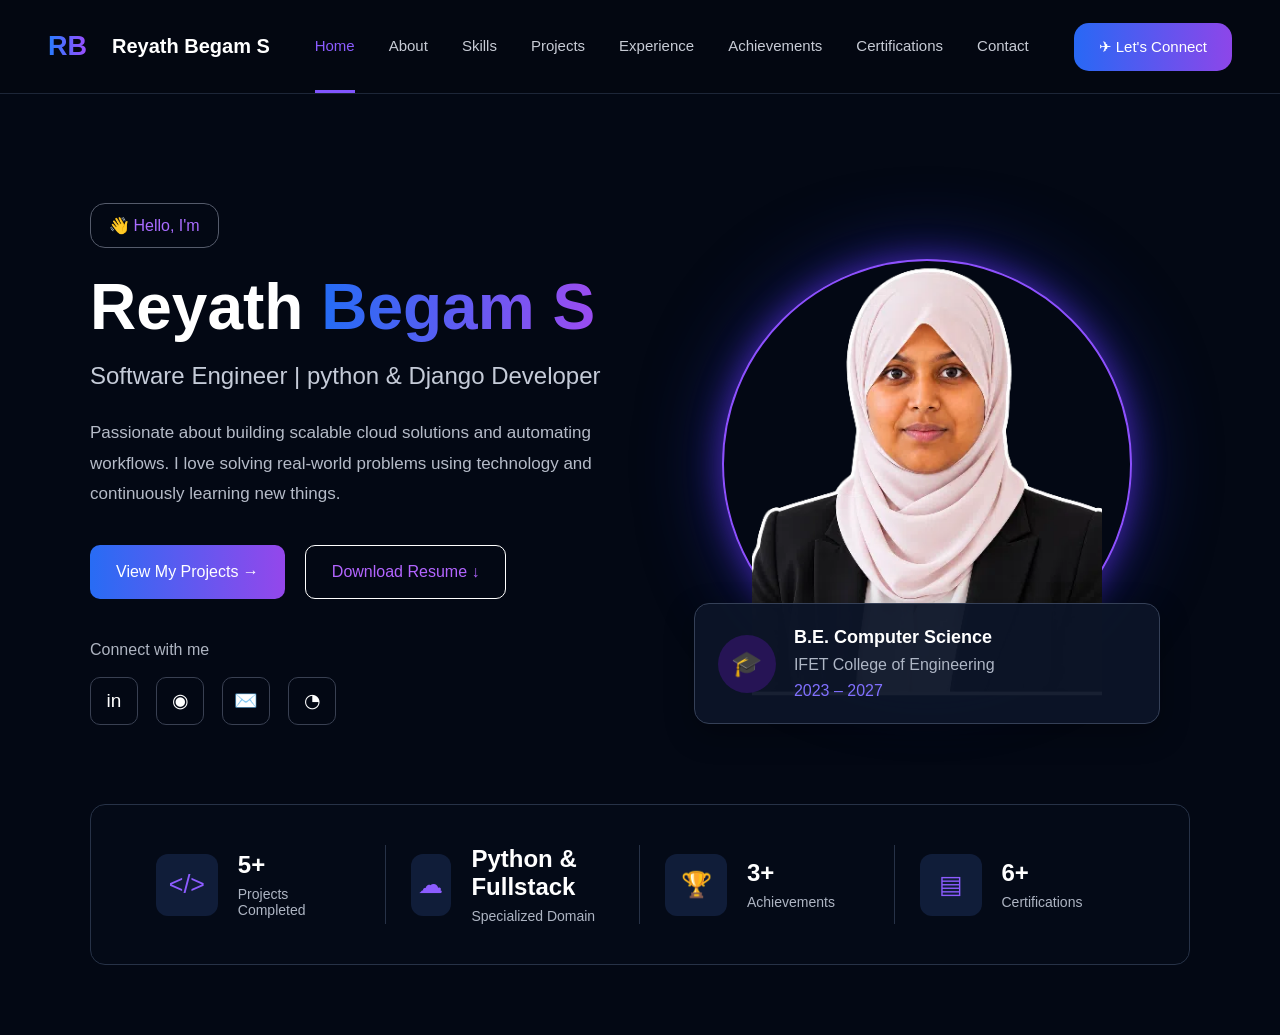
<file: index.html>
<!DOCTYPE html>
<html lang="en">
<head>
    <meta charset="UTF-8">
    <meta name="viewport" content="width=device-width, initial-scale=1.0">
    <title>Reyath Begam S | Portfolio</title>
    <link rel="stylesheet" href="index.css">
    <link rel="pdf" href="Reyath_Begam_S_Resume.pdf">
    

</head>

<body>

    <!-- NAVBAR -->
    <nav class="navbar">
        <div class="logo">
            <span>RB</span>
            <b>Reyath Begam S</b>
        </div>

        <div class="nav-links">
            <a class="active" href="http://127.0.0.1:3000/home.html?vscode-livepreview=true#">Home</a>
            <a href="about.html">About</a>
            <a href="skills.html">Skills</a>
            <a href="project.html">Projects</a>
            <a href="experience.html">Experience</a>
            <a href="archievement.html">Achievements</a>
            <a href="certificate.html">Certifications</a>
            
            <a href="contact.html">Contact</a>
        </div>

        <button class="connect">✈ Let's Connect</button>
    </nav>


    <!-- HOME SECTION -->
    <section class="home">

        <!-- LEFT CONTENT -->
        <div class="home-content">

            <div class="hello">
                👋 Hello, I'm
            </div>

            <h1>
                Reyath <span>Begam S</span>
            </h1>

            <h2>
                Software Engineer | python & Django Developer
            </h2>

            <p>
                Passionate about building scalable cloud solutions and
                automating workflows. I love solving real-world problems
                using technology and continuously learning new things.
            </p>

            <div class="buttons">
                <button class="project-btn">
                    View My Projects →
                </button>

                    <button class="resume-btn">
                    <a href="./Reyath_Begam_S_Resume.pdf" class="view-btn">
                    Download Resume ↓</a>
                </button>
            </div>

            <div class="connect-text">
                Connect with me
            </div>

            <div class="socials">
                <a href="https://www.linkedin.com/in/reyath-begam-s">in</a>
                <a href="https://github.com/ReyathBegam">◉</a>
                <a href="mailto:reyathbegams@gmail.com" title="Email">
                        <i class="fa-solid fa-envelope"></i>✉️</a>

                <a href="#">◔</a>
            </div>

        </div>


        <!-- RIGHT CONTENT -->
        <div class="profile-area">

            <div class="circle"></div>

            <img src="photo1.jpeg" 
            
            
            
            alt="Profile Photo" class="profile-img">

            <div class="education-card">
                <div class="cap">🎓</div>

                <div>
                    <h3>B.E. Computer Science</h3>
                    <p>IFET College of Engineering</p>
                    <span>2023 – 2027</span>
                </div>
            </div>

        </div>

    </section>


    <!-- STATS -->
    <section class="stats">

        <div class="stat">
            <div class="icon"> &lt;/&gt; </div>
            <div>
                <h3>5+</h3>
                <p>Projects Completed</p>
            </div>
        </div>

        <div class="stat">
            <div class="icon">☁</div>
            <div>
                <h3>Python & Fullstack</h3>
                <p>Specialized Domain</p>
            </div>
        </div>

        <div class="stat">
            <div class="icon">🏆</div>
            <div>
                <h3>3+</h3>
                <p>Achievements</p>
            </div>
        </div>

        <div class="stat">
            <div class="icon">▤</div>
            <div>
                <h3>6+</h3>
                <p>Certifications</p>
            </div>
        </div>

    </section>

</body>
</html>
</file>
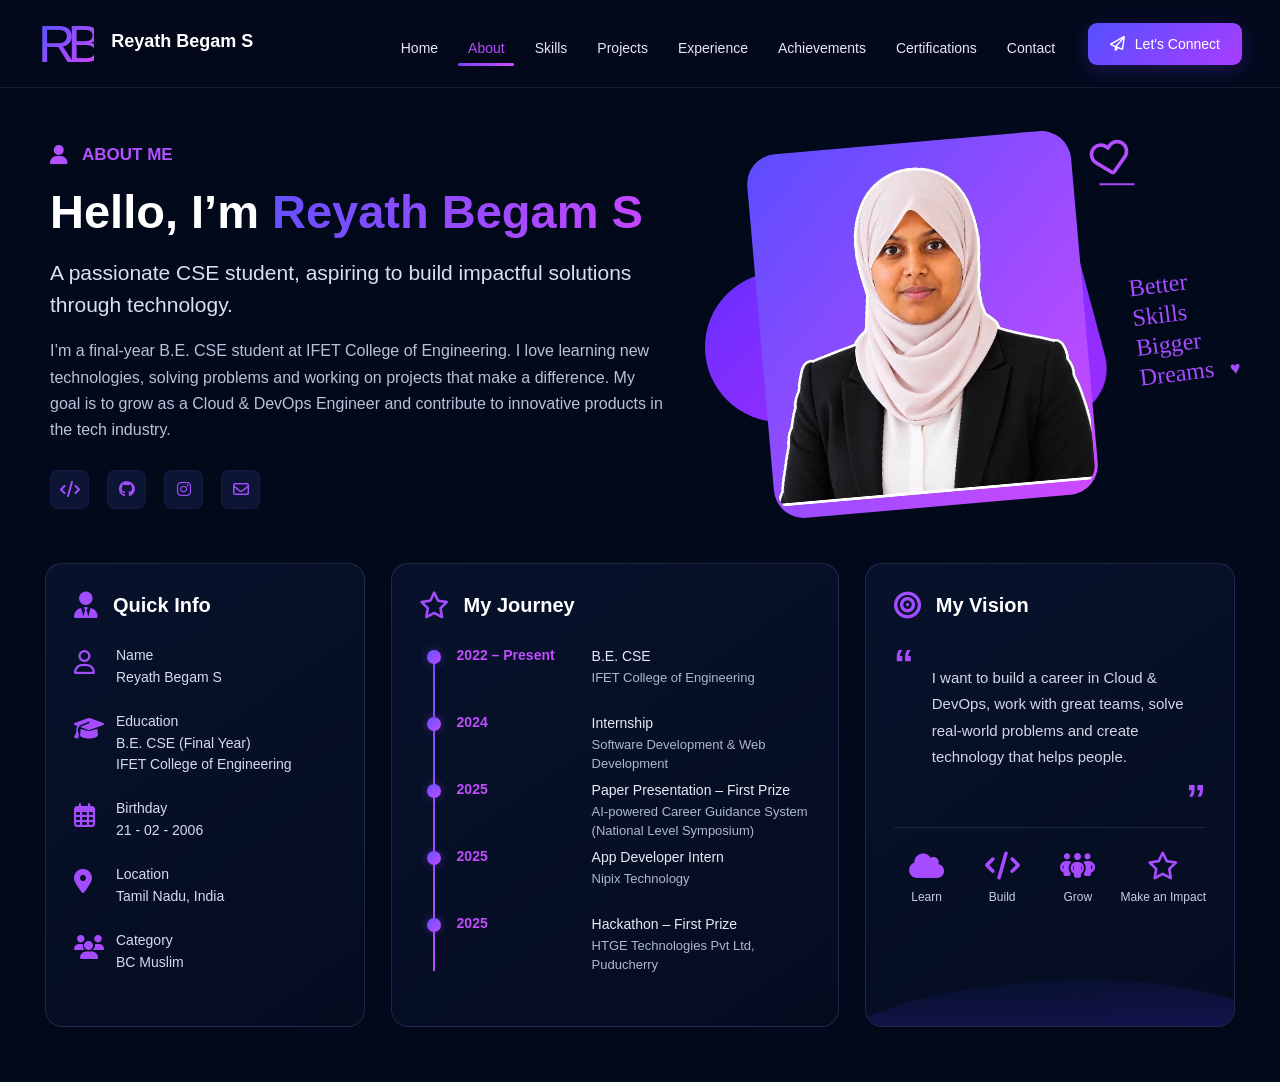
<file: about.html>
<!DOCTYPE html>
<html lang="en">
<head>
    <meta charset="UTF-8">
    <meta name="viewport" content="width=device-width, initial-scale=1.0">

    <title>About | Reyath Begam S</title>

    <!-- Font Awesome -->
    <link rel="stylesheet"
          href="https://cdnjs.cloudflare.com/ajax/libs/font-awesome/6.5.2/css/all.min.css">

    <!-- About CSS -->
    <link rel="stylesheet" href="about.css">
</head>

<body>

    <!-- ================= NAVBAR ================= -->
    <header class="navbar">

        <div class="logo-area">
            <div class="logo">RB</div>

            <div class="logo-text">
                <h2>Reyath Begam S</h2>
                
            </div>
        </div>

        <nav>
            <a href="index.html">Home</a>
            <a href="about.html" class="active">About</a>
            <a href="skills.html">Skills</a>
            <a href="project.html">Projects</a>
            <a href="experience.html">Experience</a>
            <a href="achievement.html">Achievements</a>
            <a href="certificate.html">Certifications</a>
            
            <a href="contact.html">Contact</a>
        </nav>

        <a href="contact.html" class="connect-btn">
            <i class="fa-regular fa-paper-plane"></i>
            Let's Connect
        </a>

    </header>


    <!-- ================= ABOUT HERO ================= -->
    <section class="about-section">

        <div class="about-left">

            <div class="about-label">
                <i class="fa-solid fa-user"></i>
                <span>ABOUT ME</span>
            </div>

            <h1>
                Hello, I’m
                <span>Reyath Begam S</span>
            </h1>

            <h3>
                A passionate CSE student, aspiring to build impactful
                solutions through technology.
            </h3>

            <p class="about-description">
                I’m a final-year B.E. CSE student at IFET College of Engineering.
                I love learning new technologies, solving problems and working on
                projects that make a difference. My goal is to grow as a Cloud &
                DevOps Engineer and contribute to innovative products in the tech
                industry.
            </p>


            <!-- SOCIAL ICONS -->
            <div class="social-icons">

                <a href="#" title="LeetCode">
                    <i class="fa-solid fa-code"></i>
                </a>

                <a href="#" title="GitHub">
                    <i class="fa-brands fa-github"></i>
                </a>

                <a href="#" title="Instagram">
                    <i class="fa-brands fa-instagram"></i>
                </a>

                <a href="mailto:yourmail@gmail.com" title="Email">
                    <i class="fa-regular fa-envelope"></i>
                </a>

            </div>

        </div>


        <!-- ================= PROFILE IMAGE ================= -->
        <div class="about-right">

            <div class="image-area">

                <div class="purple-circle circle-one"></div>
                <div class="purple-circle circle-two"></div>

                <div class="profile-frame">
                    <img src="photo1.jpeg" alt="Profile Photo">
                </div>

                <!-- HEART SYMBOL -->
                <div class="heart-symbol">
                    <i class="fa-regular fa-heart"></i>
                </div>

                <!-- HAND WRITTEN TEXT -->
                <div class="dream-text">
                    Better<br>
                    Skills<br>
                    Bigger<br>
                    Dreams
                    <span>♥</span>
                </div>

            </div>

        </div>

    </section>



    <!-- ================= THREE CARDS ================= -->
    <section class="cards-section">


        <!-- QUICK INFO -->
        <div class="info-card">

            <div class="card-title">
                <i class="fa-solid fa-user-tie"></i>
                <h2>Quick Info</h2>
            </div>


            <div class="info-item">
                <i class="fa-regular fa-user"></i>

                <div>
                    <span>Name</span>
                    <p>Reyath Begam S</p>
                </div>
            </div>


            <div class="info-item">
                <i class="fa-solid fa-graduation-cap"></i>

                <div>
                    <span>Education</span>
                    <p>
                        B.E. CSE (Final Year)<br>
                        IFET College of Engineering
                    </p>
                </div>
            </div>


            <div class="info-item">
                <i class="fa-regular fa-calendar-days"></i>

                <div>
                    <span>Birthday</span>
                    <p>21 - 02 - 2006</p>
                </div>
            </div>


            <div class="info-item">
                <i class="fa-solid fa-location-dot"></i>

                <div>
                    <span>Location</span>
                    <p>Tamil Nadu, India</p>
                </div>
            </div>


            <div class="info-item">
                <i class="fa-solid fa-users"></i>

                <div>
                    <span>Category</span>
                    <p>BC Muslim</p>
                </div>
            </div>

        </div>



        <!-- MY JOURNEY -->
        <div class="info-card journey-card">

            <div class="card-title">
                <i class="fa-regular fa-star"></i>
                <h2>My Journey</h2>
            </div>


            <div class="timeline">


                <div class="timeline-item">

                    <div class="timeline-dot"></div>

                    <div class="timeline-year">
                        2022 – Present
                    </div>

                    <div class="timeline-content">
                        <strong>B.E. CSE</strong>
                        <p>IFET College of Engineering</p>
                    </div>

                </div>


                <div class="timeline-item">

                    <div class="timeline-dot"></div>

                    <div class="timeline-year">
                        2024
                    </div>

                    <div class="timeline-content">
                        <strong>Internship</strong>
                        <p>Software Development &amp; Web Development</p>
                    </div>

                </div>


                <div class="timeline-item">

                    <div class="timeline-dot"></div>

                    <div class="timeline-year">
                        2025
                    </div>

                    <div class="timeline-content">
                        <strong>Paper Presentation – First Prize</strong>
                        <p>
                            AI-powered Career Guidance System<br>
                            (National Level Symposium)
                        </p>
                    </div>

                </div>


                <div class="timeline-item">

                    <div class="timeline-dot"></div>

                    <div class="timeline-year">
                        2025
                    </div>

                    <div class="timeline-content">
                        <strong>App Developer Intern</strong>
                        <p>Nipix Technology</p>
                    </div>

                </div>


                <div class="timeline-item">

                    <div class="timeline-dot"></div>

                    <div class="timeline-year">
                        2025
                    </div>

                    <div class="timeline-content">
                        <strong>Hackathon – First Prize</strong>
                        <p>
                            HTGE Technologies Pvt Ltd, Puducherry
                        </p>
                    </div>

                </div>

            </div>

        </div>



        <!-- MY VISION -->
        <div class="info-card vision-card">

            <div class="card-title">
                <i class="fa-solid fa-bullseye"></i>
                <h2>My Vision</h2>
            </div>


            <div class="quote-area">

                <div class="quote-start">“</div>

                <p>
                    I want to build a career in Cloud &amp; DevOps,
                    work with great teams, solve real-world problems
                    and create technology that helps people.
                </p>

                <div class="quote-end">”</div>

            </div>


            <div class="vision-line"></div>


            <div class="vision-points">

                <div>
                    <i class="fa-solid fa-cloud"></i>
                    <span>Learn</span>
                </div>

                <div>
                    <i class="fa-solid fa-code"></i>
                    <span>Build</span>
                </div>

                <div>
                    <i class="fa-solid fa-people-group"></i>
                    <span>Grow</span>
                </div>

                <div>
                    <i class="fa-regular fa-star"></i>
                    <span>Make an Impact</span>
                </div>

            </div>


            <div class="bottom-wave"></div>

        </div>

    </section>

</body>
</html>
</file>
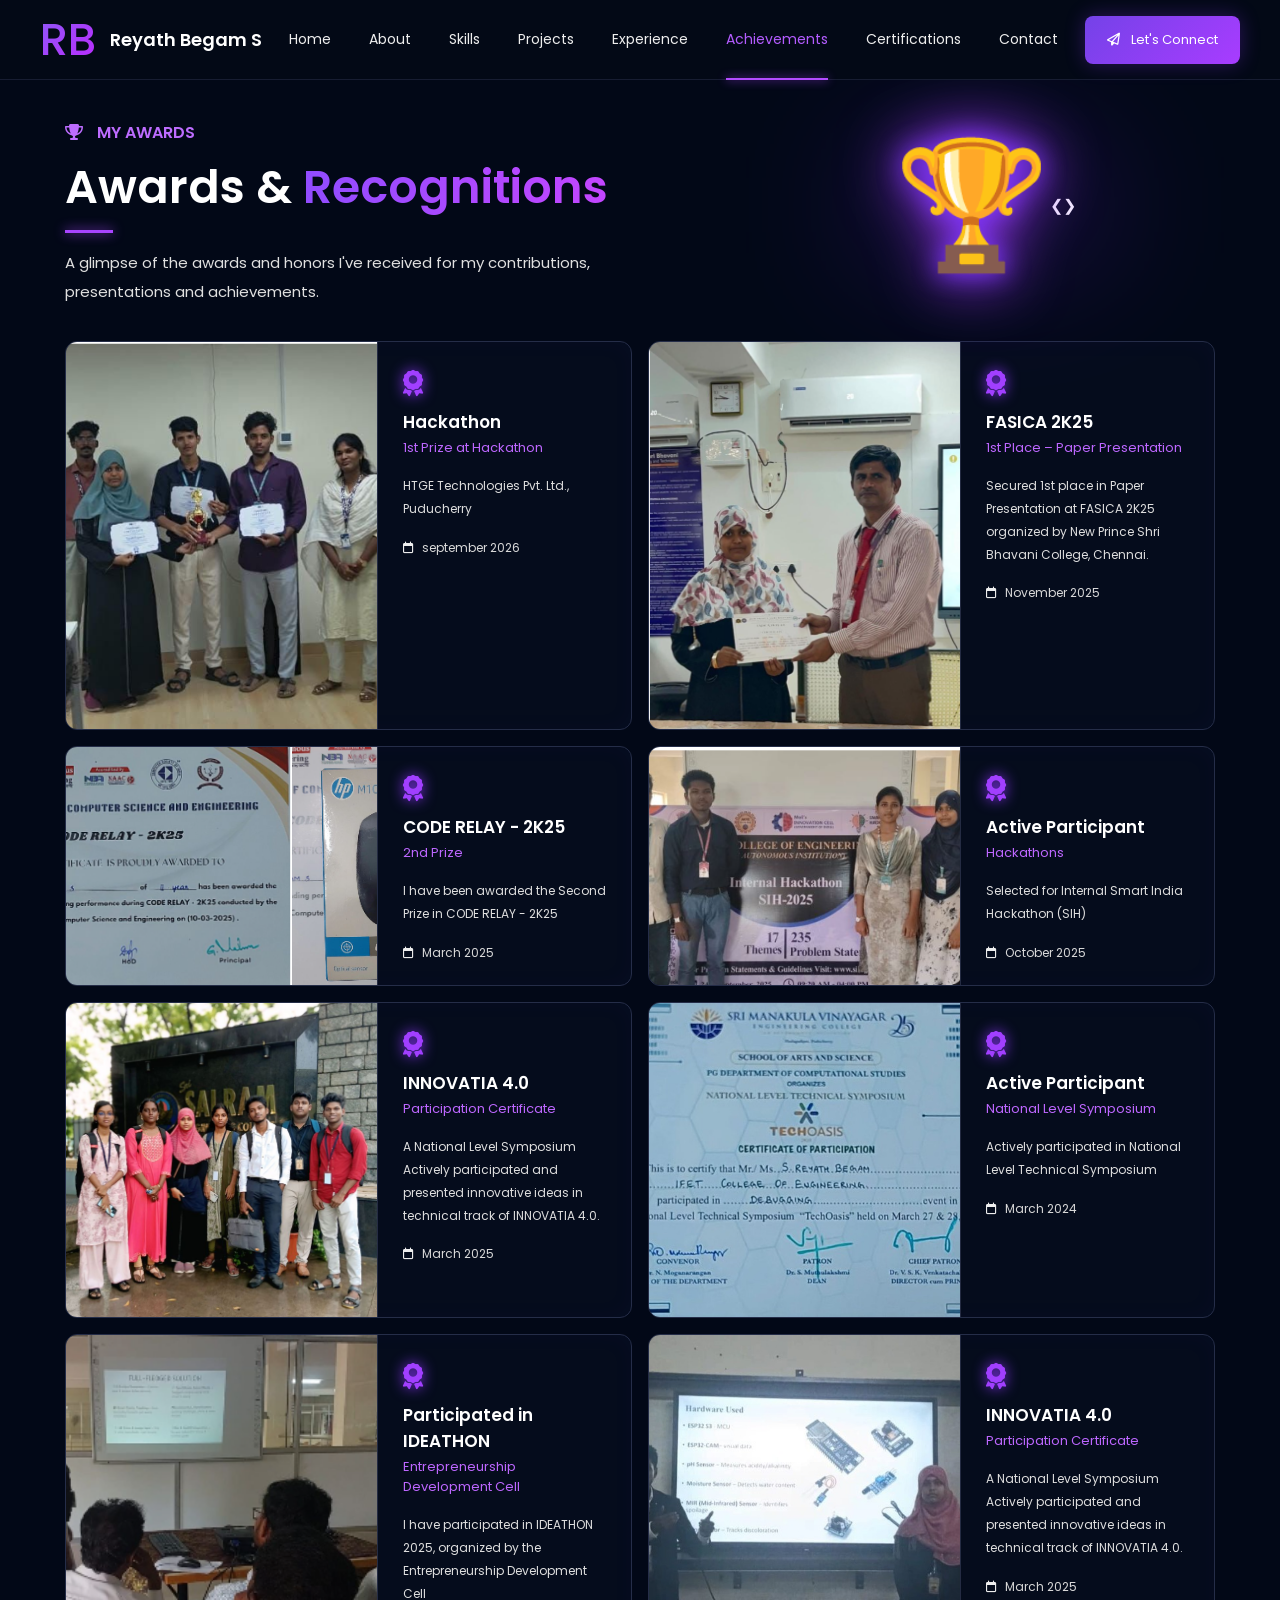
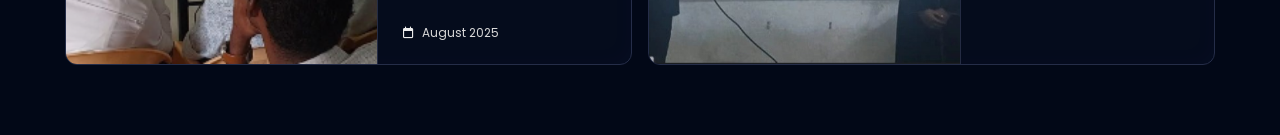
<file: achievement.html>
<!DOCTYPE html>
<html lang="en">
<head>
    <meta charset="UTF-8">
    <meta name="viewport" content="width=device-width, initial-scale=1.0">

    <title>Achievements | Reyath Begam S</title>

    <link rel="stylesheet" href="achievement.css">

    <!-- Google Font -->
    <link href="https://fonts.googleapis.com/css2?family=Poppins:wght@300;400;500;600;700&display=swap" rel="stylesheet">

    <!-- Font Awesome -->
    <link rel="stylesheet"
          href="https://cdnjs.cloudflare.com/ajax/libs/font-awesome/6.5.2/css/all.min.css">
</head>

<body>

    <!-- ================= NAVBAR ================= -->

    <header class="navbar">

        <div class="logo-section">
            <div class="logo">RB</div>

            <div class="profile-name">
                <h2>Reyath Begam S</h2>
                
            </div>
        </div>

        <nav>
            <a href="index.html">Home</a>
            <a href="about.html">About</a>
            <a href="skills.html">Skills</a>
            <a href="project.html">Projects</a>
            <a href="experience.html">Experience</a>
            
            <a href="achievement.html" class="active">Achievements</a>
            <a href="certificate.html">Certifications</a>
            
            <a href="contact.html">Contact</a>
        </nav>

        <a href="contact.html" class="connect-btn">
            <i class="fa-regular fa-paper-plane"></i>
            Let's Connect
        </a>

    </header>


    <!-- ================= ACHIEVEMENT SECTION ================= -->

    <section class="achievement-section">

        <!-- LEFT HEADING -->

        <div class="heading-area">

            <div class="small-title">
                <i class="fa-solid fa-trophy"></i>
                MY AWARDS
            </div>

            <h1>
                Awards & <span>Recognitions</span>
            </h1>

            <div class="heading-line"></div>

            <p>
                A glimpse of the awards and honors I've received for
                my contributions, presentations and achievements.
            </p>

        </div>


        <!-- TROPHY -->

        <div class="trophy-area">

            <div class="trophy-glow"></div>

            <div class="trophy">
                🏆
            </div>

            <div class="laurel left">❮</div>
            <div class="laurel right">❯</div>

        </div>


        <!-- ================= AWARDS GRID ================= -->

        <div class="awards-grid">


            <!-- AWARD 1 -->

            <div class="award-card">

                <div class="award-image">
                    <img src="private.png"
                         alt="INNOVATIA 4.0 Award">
                </div>

                <div class="award-content">

                    <div class="award-icon">
                        <i class="fa-solid fa-award"></i>
                    </div>

                    <h2> Hackathon</h2>

                    <h3>1st Prize at Hackathon</h3>

                    <p>HTGE Technologies Pvt. Ltd., Puducherry
                    </p>

                    <div class="date">
                        <i class="fa-regular fa-calendar"></i>
                        september 2026
                    </div>

                </div>

            </div>
             <!-- AWARD 2 -->

            <div class="award-card">

                <div class="award-image">
                    <img src="new.png"
                         alt="FASICA 2K25 Award">
                </div>

                <div class="award-content">

                    <div class="award-icon">
                        <i class="fa-solid fa-award"></i>
                    </div>

                    <h2>FASICA 2K25</h2>

                    <h3>1st Place – Paper Presentation</h3>

                    <p>
                        Secured 1st place in Paper Presentation at
                        FASICA 2K25 organized by New Prince Shri
                        Bhavani College, Chennai.
                    </p>

                    <div class="date">
                        <i class="fa-regular fa-calendar"></i>
                        November 2025
                    </div>

                </div>

            </div>
            <!-- AWARD 3 -->

            <div class="award-card">

                <div class="award-image">
                    <img src="rel.png"
                         alt="Academic Excellence">
                </div>

                <div class="award-content">

                    <div class="award-icon">
                        <i class="fa-solid fa-award"></i>
                    </div>

                    <h2> CODE RELAY - 2K25</h2>

                    <h3> 2nd Prize </h3>

                    <p>
                        I have been awarded the Second Prize in CODE RELAY - 2K25
                    </p>

                    <div class="date">
                        <i class="fa-regular fa-calendar"></i>
                        March 2025
                    </div>

                </div>

            </div>

        
         <!---award 4-->
            
            <div class="award-card">

                <div class="award-image">
                    <img src="sih.png"
                         alt="Active Participant">
                </div>

                <div class="award-content">

                    <div class="award-icon">
                        <i class="fa-solid fa-award"></i>
                    </div>

                    <h2>Active Participant</h2>

                    <h3>Hackathons </h3>

                    <p> Selected for Internal Smart India Hackathon (SIH) 
                        
                    </p>

                    <div class="date">
                        <i class="fa-regular fa-calendar"></i>
                        October 2025
                    </div>

                </div>

            </div>
            <!-- AWARD 5 -->
            <div class="award-card">

                <div class="award-image">
                    <img src="pra.png"
                         alt="INNOVATIA 4.0 Award">
                </div>

                <div class="award-content">

                    <div class="award-icon">
                        <i class="fa-solid fa-award"></i>
                    </div>

                    <h2>INNOVATIA 4.0</h2>

                    <h3>Participation Certificate</h3>

                    <p>A National Level Symposium<br>
                        Actively participated and presented innovative
                        ideas in technical track of INNOVATIA 4.0.
                    </p>

                    <div class="date">
                        <i class="fa-regular fa-calendar"></i>
                        March 2025
                    </div>

                </div>

            </div>








           
            <!-- AWARD 6 -->

            <div class="award-card">

                <div class="award-image">
                    <img src="tech.jpeg"
                         alt="Active Participant">
                </div>

                <div class="award-content">

                    <div class="award-icon">
                        <i class="fa-solid fa-award"></i>
                    </div>

                    <h2>Active Participant</h2>

                    <h3>National Level Symposium</h3>

                    <p>
                        Actively participated in National Level Technical Symposium</p>

                    <div class="date">
                        <i class="fa-regular fa-calendar"></i>
                        March 2024
                    </div>

                </div>

            </div>


            <!-- AWARD 7 -->

            <div class="award-card">

                <div class="award-image">
                    <img src="ent.png"
                         alt="Certificate of Merit">
                </div>

                <div class="award-content">

                    <div class="award-icon">
                        <i class="fa-solid fa-award"></i>
                    </div>

                    <h2> Participated in IDEATHON </h2>

                    <h3>Entrepreneurship Development Cell</h3>

                    <p>
                        I have participated in IDEATHON 2025, organized by the Entrepreneurship Development Cell
                    </p>

                    <div class="date">
                        <i class="fa-regular fa-calendar"></i>
                        August 2025
                    </div>

                </div>

            </div>
            <!-- AWARD 5 -->
            <div class="award-card">

                <div class="award-image">
                    <img src="sai.jpeg"
                         alt="INNOVATIA 4.0 Award">
                </div>

                <div class="award-content">

                    <div class="award-icon">
                        <i class="fa-solid fa-award"></i>
                    </div>

                    <h2>INNOVATIA 4.0</h2>

                    <h3>Participation Certificate</h3>

                    <p>A National Level Symposium<br>
                        Actively participated and presented innovative
                        ideas in technical track of INNOVATIA 4.0.
                    </p>

                    <div class="date">
                        <i class="fa-regular fa-calendar"></i>
                        March 2025
                    </div>

                </div>

            </div>

            

        

            


            

    </section>

</body>
</html>
</file>
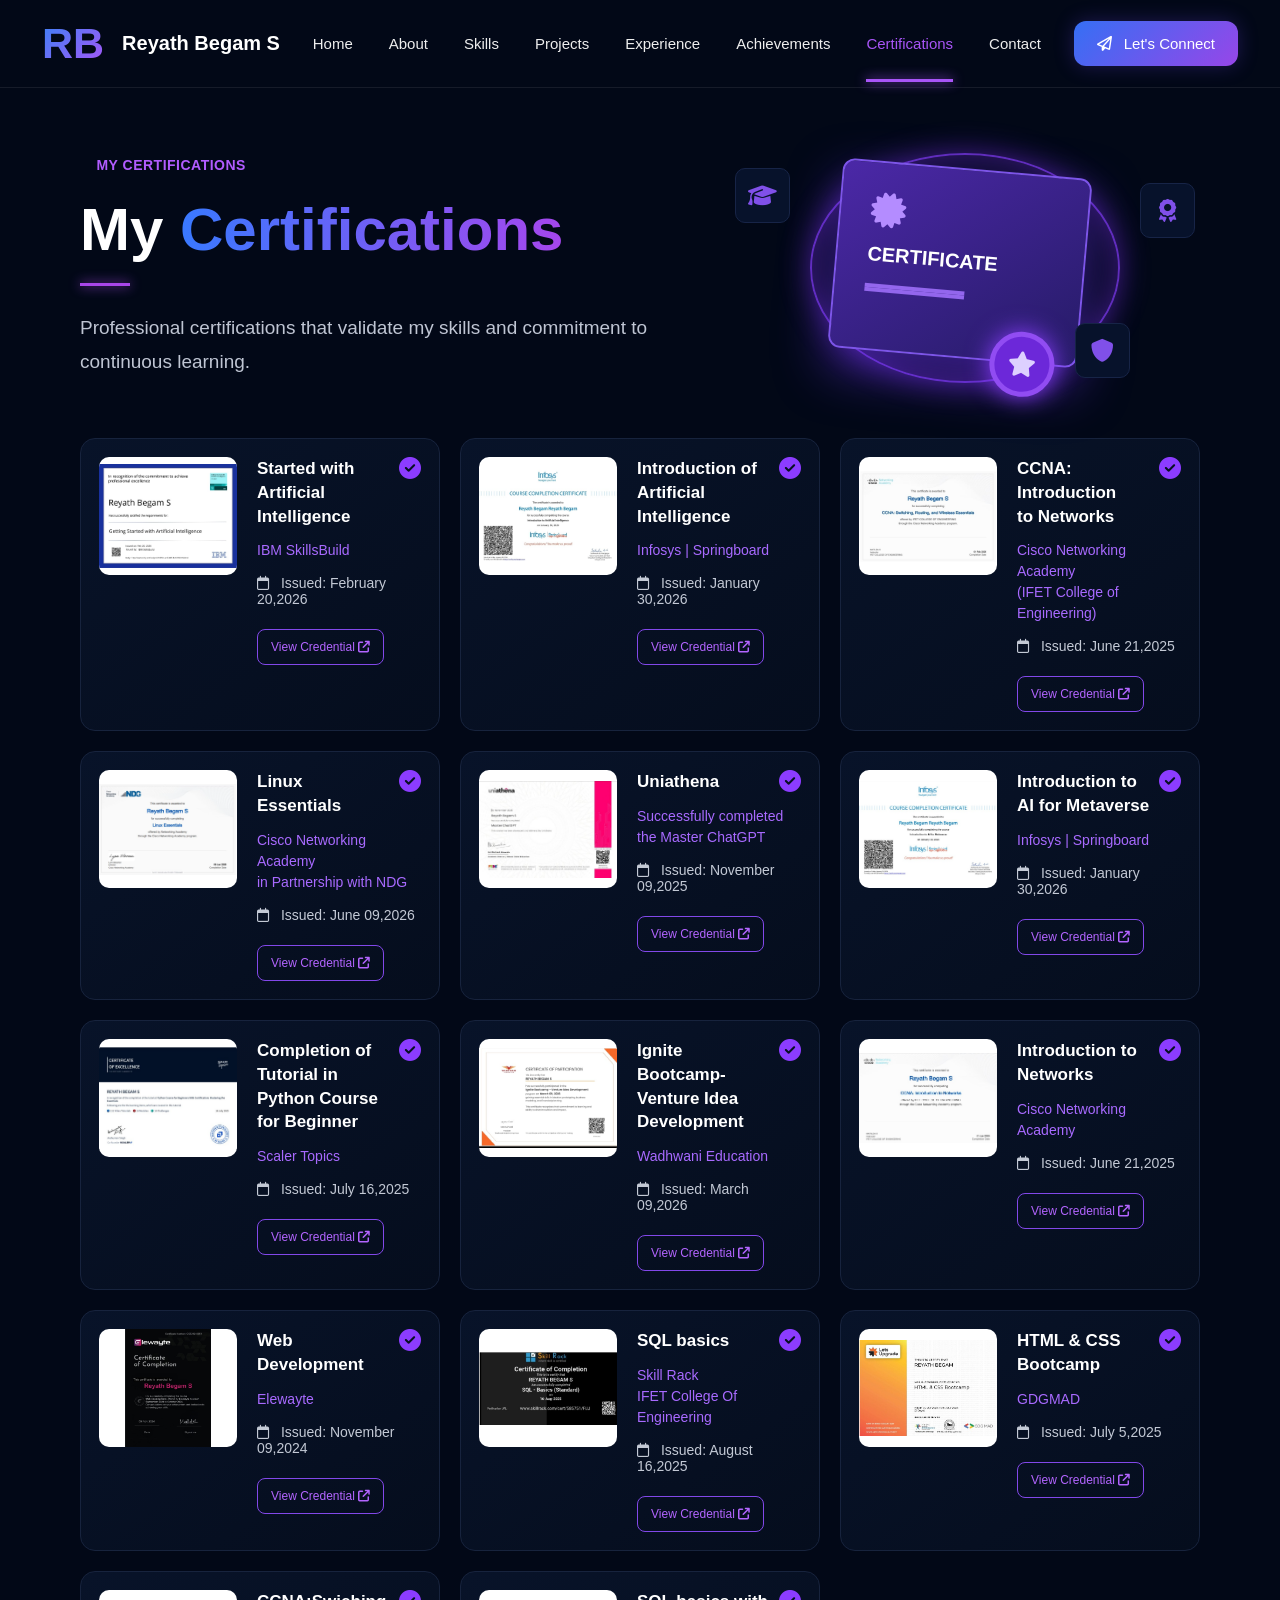
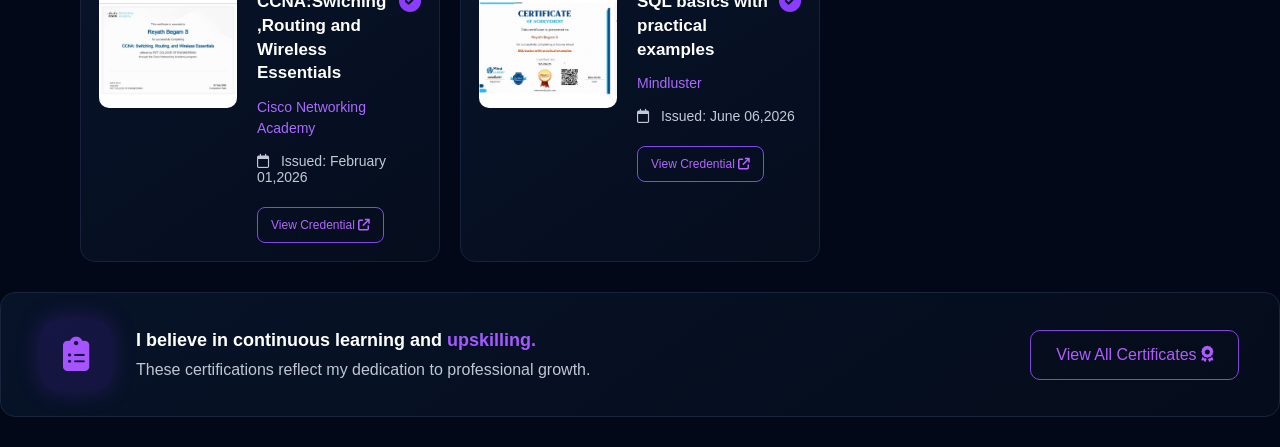
<file: certificate.html>
<!DOCTYPE html>
<html lang="en">
<head>
    <meta charset="UTF-8">
    <meta name="viewport" content="width=device-width, initial-scale=1.0">

    <title>My Certifications</title>

    <link rel="stylesheet" href="certificate.css">

    <!-- Font Awesome -->
    <link rel="stylesheet"
          href="https://cdnjs.cloudflare.com/ajax/libs/font-awesome/6.5.2/css/all.min.css">
</head>

<body>
    

<!-- ================= NAVBAR ================= -->
<nav class="navbar">

    <div class="logo">
        <span>RB</span>
        <h3>Reyath Begam S</h3>
    </div>

    <div class="nav-links">
        <a href="index.html">Home</a>
        <a href="about.html">About</a>
        <a href="skills.html">Skills</a>
        <a href="project.html">Projects</a>
        <a href="experience.html">Experience</a>
        <a href="achievement.html">Achievements</a>
        <a href="certificate.html" class="active">Certifications</a>
        
        <a href="contact.html">Contact</a>
    </div>

    <a href="#" class="connect">
        <i class="fa-regular fa-paper-plane"></i>
        Let's Connect
    </a>

</nav>


<!-- ================= HERO ================= -->

<section class="certificate-hero">

    <div class="hero-content">

        <div class="small-title">
            <i class="fa-solid fa-shield-star"></i>
            MY CERTIFICATIONS
        </div>

        <h1>
            My <span>Certifications</span>
        </h1>

        <div class="underline"></div>

        <p>
            Professional certifications that validate my skills and
            commitment to continuous learning.
        </p>

    </div>

    <div class="certificate-illustration">
        <div class="glow-circle"></div>

        <div class="certificate-icon">
            <i class="fa-solid fa-certificate"></i>
            <h2>CERTIFICATE</h2>
            <div class="lines"></div>
            <div class="medal">
                <i class="fa-solid fa-star"></i>
            </div>
        </div>

        <div class="floating-icon icon1">
            <i class="fa-solid fa-graduation-cap"></i>
        </div>

        <div class="floating-icon icon2">
            <i class="fa-solid fa-award"></i>
        </div>

        <div class="floating-icon icon3">
            <i class="fa-solid fa-shield"></i>
        </div>
    </div>

</section>


<!-- ================= CERTIFICATES ================= -->

<section class="certificates">
    <!---certiciate 1---->
    <div class="card">

        <div class="certificate-image">
            <img src="ibm.jpeg" alt="ChatGPT Certificate">
        </div>

        <div class="certificate-info">

            <div class="title-row">
                <h2>Started with Artificial Intelligence<br>
                    </h2>

                <i class="fa-solid fa-circle-check verified"></i>
            </div>

            <p class="organization">IBM SkillsBuild</p>

            <p class="date">
                <i class="fa-regular fa-calendar"></i>
                 Issued: February 20,2026
            </p>

            <div class="bottom-row">

                

                <a href="ibm.jpeg" class="view-btn">
                    View Credential
                    <i class="fa-solid fa-arrow-up-right-from-square"></i>
                </a>

            </div>

        </div>
    </div>


    
    

    <!-- Certificate 2 -->
    <div class="card">

        <div class="certificate-image">
            <img src="info.jpeg" alt="ChatGPT Certificate">
        </div>

        <div class="certificate-info">

            <div class="title-row">
                <h2>Introduction of Artificial Intelligence<br>
                    </h2>

                <i class="fa-solid fa-circle-check verified"></i>
            </div>

            <p class="organization">Infosys | Springboard</p>

            <p class="date">
                <i class="fa-regular fa-calendar"></i>
                Issued: January 30,2026
            </p>

            <div class="bottom-row">

               

                <a href="info.jpeg" class="view-btn">
                    View Credential
                    <i class="fa-solid fa-arrow-up-right-from-square"></i>
                </a>

            </div>

        </div>
    </div>


    <!-- Certificate 3--->
    <div class="card">

        <div class="certificate-image">
            <img src="ccna.jpeg" alt="CCNA Certificate">
        </div>

        <div class="certificate-info">

            <div class="title-row">
                <h2>CCNA: Introduction<br>
                    to Networks</h2>

                <i class="fa-solid fa-circle-check verified"></i>
            </div>

            <p class="organization">
                Cisco Networking Academy<br>
                (IFET College of Engineering)
            </p>

            <p class="date">
                <i class="fa-regular fa-calendar"></i>
                Issued: June 21,2025
            </p>

            <div class="bottom-row">

                

                <a href="ccna.jpeg" class="view-btn">
                    View Credential
                    <i class="fa-solid fa-arrow-up-right-from-square"></i>
                </a>

            </div>

        </div>
    </div>


    <!-- Certificate 4 -->
    <div class="card">

        <div class="certificate-image">
            <img src="linuxnav.jpeg.png" alt="Linux Certificate">
        </div>

        <div class="certificate-info">

            <div class="title-row">
                <h2>Linux Essentials</h2>

                <i class="fa-solid fa-circle-check verified"></i>
            </div>

            <p class="organization">
                Cisco Networking Academy<br>
                in Partnership with NDG
            </p>

            <p class="date">
                <i class="fa-regular fa-calendar"></i>
                Issued: June 09,2026
            </p>

            <div class="bottom-row">

                
                <a href="linuxnav.jpeg.png" class="view-btn">
                    View Credential
                    <i class="fa-solid fa-arrow-up-right-from-square"></i>
                </a>

            </div>

        </div>
    </div>


    

    <!-- Certificate 5 -->
    <div class="card">

        <div class="certificate-image">
            <img src="uniathena.jpeg" alt="Linux Certificate">
        </div>

        <div class="certificate-info">

            <div class="title-row">
                <h2>Uniathena</h2>

                <i class="fa-solid fa-circle-check verified"></i>
            </div>

            <p class="organization">
                Successfully completed the Master ChatGPT<br>
                
                
            </p>

            <p class="date">
                <i class="fa-regular fa-calendar"></i>
                Issued: November 09,2025
            </p>

            <div class="bottom-row">


                <a href="uniathena.jpeg" class="view-btn">
                    View Credential
                    <i class="fa-solid fa-arrow-up-right-from-square"></i>
                </a>

            </div>

        </div>
    </div>


    <!-- Certificate 6 -->
    <div class="card">

        <div class="certificate-image">
            <img src="infoss.jpeg" alt="Linux Certificate">
        </div>

        <div class="certificate-info">

            <div class="title-row">
                <h2>Introduction to AI for Metaverse</h2>

                <i class="fa-solid fa-circle-check verified"></i>
            </div>

            <p class="organization">
                Infosys | Springboard
            </p>

            <p class="date">
                <i class="fa-regular fa-calendar"></i>
                Issued: January 30,2026
            </p>

            <div class="bottom-row">

                

                <a href="infoss.jpeg" class="view-btn">
                    View Credential
                    <i class="fa-solid fa-arrow-up-right-from-square"></i>
                </a>

            </div>

        </div>
    </div>
    
   
    <!-- Certificate 7 -->
    <div class="card">

        <div class="certificate-image">
            <img src="python.jpeg" alt="Linux Certificate">
        </div>

        <div class="certificate-info">

            <div class="title-row">
                <h2>Completion of Tutorial in Python Course for Beginner</h2>

                <i class="fa-solid fa-circle-check verified"></i>
            </div>

            <p class="organization">
                Scaler Topics
            </p>

            <p class="date">
                <i class="fa-regular fa-calendar"></i>
                Issued: July 16,2025
            </p>

            <div class="bottom-row">

                

                <a href="python.jpeg" class="view-btn">
                    View Credential
                    <i class="fa-solid fa-arrow-up-right-from-square"></i>
                </a>

            </div>

        </div>
    </div>
    <!--certificate 8-->
    <div class="card">

        <div class="certificate-image">
            <img src="sin.jpeg" alt="Linux Certificate">
        </div>

        <div class="certificate-info">

            <div class="title-row">
                <h2>Ignite Bootcamp-Venture Idea Development</h2>

                <i class="fa-solid fa-circle-check verified"></i>
            </div>

            <p class="organization">
                Wadhwani Education
            </p>

            <p class="date">
                <i class="fa-regular fa-calendar"></i>
                Issued: March 09,2026
            </p>

            <div class="bottom-row">

                

                <a href="sin.jpeg" class="view-btn">
                    View Credential
                    <i class="fa-solid fa-arrow-up-right-from-square"></i>
                </a>

            </div>

        </div>
    </div>
    <!-- Certificate 9 -->
    <div class="card">

        <div class="certificate-image">
            <img src="net.jpeg" alt="Linux Certificate">
        </div>

        <div class="certificate-info">

            <div class="title-row">
                <h2>Introduction to Networks</h2>

                <i class="fa-solid fa-circle-check verified"></i>
            </div>

            <p class="organization">
                Cisco Networking Academy
            </p>

            <p class="date">
                <i class="fa-regular fa-calendar"></i>
                Issued: June 21,2025
            </p>

            <div class="bottom-row">

                
                <a href="net.jpeg" class="view-btn">
                    View Credential
                    <i class="fa-solid fa-arrow-up-right-from-square"></i>
                </a>

            </div>

        </div>
    </div>
    
    <!-- Certificate 9 -->
    <div class="card">

        <div class="certificate-image">
            <img src="web.jpeg" alt="Linux Certificate">
        </div>

        <div class="certificate-info">

            <div class="title-row">
                <h2>Web Development</h2>

                <i class="fa-solid fa-circle-check verified"></i>
            </div>

            <p class="organization">
                Elewayte
                
            </p>

            <p class="date">
                <i class="fa-regular fa-calendar"></i>
                Issued: November 09,2024
            </p>

            <div class="bottom-row">

                

                <a href="web.jpeg" class="view-btn">
                    View Credential
                    <i class="fa-solid fa-arrow-up-right-from-square"></i>
                </a>

            </div>

        </div>
    </div>
    
    
    <!-- Certificate 10 -->
    <div class="card">

        <div class="certificate-image">
            <img src="sql.jpeg" alt="Linux Certificate">
        </div>

        <div class="certificate-info">

            <div class="title-row">
                <h2>SQL basics</h2>

                <i class="fa-solid fa-circle-check verified"></i>
            </div>

            <p class="organization">
                Skill Rack<br>
                IFET College Of Engineering 
            </p>

            <p class="date">
                <i class="fa-regular fa-calendar"></i>
                Issued: August 16,2025
            </p>

            <div class="bottom-row">

                
                <a href="sql.jpeg" class="view-btn">
                    View Credential
                    <i class="fa-solid fa-arrow-up-right-from-square"></i>
                </a>

            </div>

        </div>
    </div>
    
   
    <!--certification 10-->
    <div class="card">

        <div class="certificate-image">
            <img src="html.jpeg" alt="CCNA Certificate">
        </div>

        <div class="certificate-info">

            <div class="title-row">
                <h2>HTML & CSS Bootcamp<br>
                    </h2>

                <i class="fa-solid fa-circle-check verified"></i>
            </div>

            <p class="organization">GDGMAD
                <br>
                
            </p>

            <p class="date">
                <i class="fa-regular fa-calendar"></i>
                Issued: July 5,2025
            </p>

            <div class="bottom-row">

                

                <a href="html.jpeg" class="view-btn">
                    View Credential
                    <i class="fa-solid fa-arrow-up-right-from-square"></i>
                </a>

            </div>

        </div>
    </div>
    <!--certificated 11-->
    <div class="card">

        <div class="certificate-image">
            <img src="switch.jpeg" alt="Linux Certificate">
        </div>

        <div class="certificate-info">

            <div class="title-row">
                <h2>CCNA:Swiching ,Routing and Wireless Essentials</h2>

                <i class="fa-solid fa-circle-check verified"></i>
            </div>

            <p class="organization">
                Cisco Networking Academy
            </p>

            <p class="date">
                <i class="fa-regular fa-calendar"></i>
                Issued: February 01,2026
            </p>

            <div class="bottom-row">

                

                <a href="switch.jpeg" class="view-btn">
                    View Credential
                    <i class="fa-solid fa-arrow-up-right-from-square"></i>
                </a>

            </div>

        </div>
    </div>
    <!---ceritificate 12---->
    <div class="card">

        <div class="certificate-image">
            <img src="certi.jpeg" alt="Linux Certificate">
        </div>

        <div class="certificate-info">

            <div class="title-row">
                <h2>SQL basics with practical examples</h2>

                <i class="fa-solid fa-circle-check verified"></i>
            </div>

            <p class="organization">
                Mindluster
            </p>

            <p class="date">
                <i class="fa-regular fa-calendar"></i>
                Issued: June 06,2026
            </p>

            <div class="bottom-row">

                

                <a href="certi.jpeg" class="view-btn">
                    View Credential
                    <i class="fa-solid fa-arrow-up-right-from-square"></i>
                </a>

            </div>

        </div>
    </div>
    </section>
    















<!-- ================= BOTTOM ================= -->

<section class="bottom-box">

    <div class="bottom-icon">
        <i class="fa-solid fa-clipboard-list"></i>
    </div>

    <div>
        <h2>
            I believe in continuous learning and
            <span>upskilling.</span>
        </h2>

        <p>
            These certifications reflect my dedication to professional growth.
        </p>
    </div>

    <a href="pdf4.pdf" class="all-btn">
        View All Certificates
        <i class="fa-solid fa-award"></i>
    </a>

</section>


</body>
</html>
</file>
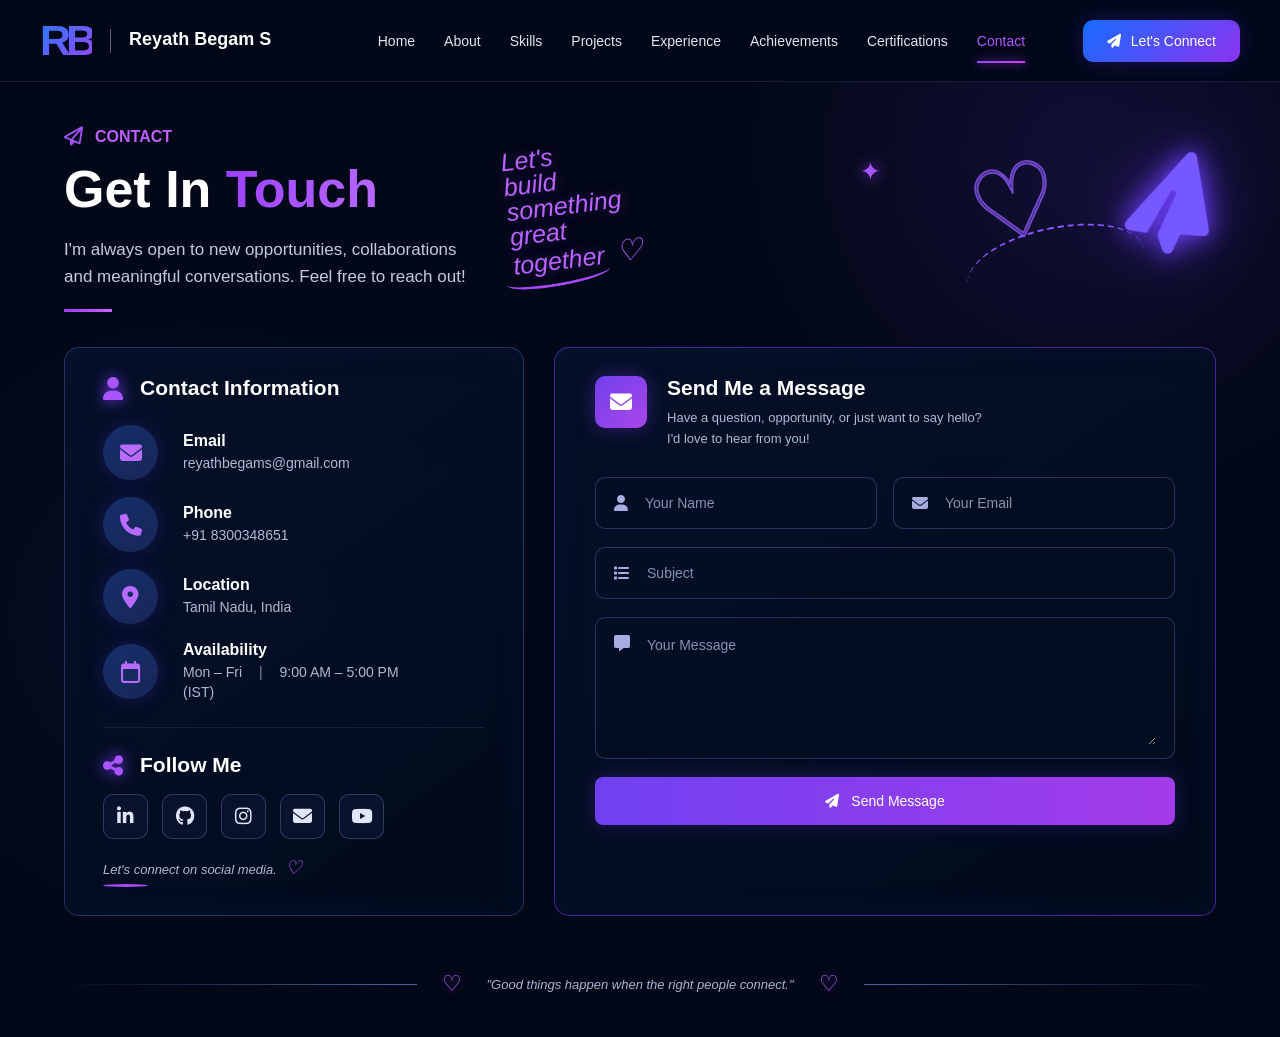
<file: contact.html>
<!DOCTYPE html>
<html lang="en">
<head>
    <meta charset="UTF-8">
    <meta name="viewport" content="width=device-width, initial-scale=1.0">

    <title>Contact | Reyath Begam S</title>

    <!-- Font Awesome -->
    <link rel="stylesheet"
          href="https://cdnjs.cloudflare.com/ajax/libs/font-awesome/6.5.2/css/all.min.css">

    <!-- Contact CSS -->
    <link rel="stylesheet" href="contact.css">
</head>

<body>

    <!-- ================= NAVBAR ================= -->

    <header class="navbar">

        <div class="logo-area">
            <div class="logo">RB</div>

            <div class="name-area">
                <h2>Reyath Begam S</h2>
                
            </div>
        </div>

        <nav>
            <a href="index.html">Home</a>
            <a href="about.html">About</a>
            <a href="skills.html">Skills</a>
            <a href="project.html">Projects</a>
            <a href="experience.html">Experience</a>
            <a href="achievement.html">Achievements</a>
            <a href="certificate.html">Certifications</a>
              
            <a href="contact.html" class="active">Contact</a>
        </nav>

        <a href="#message" class="connect-btn">
            <i class="fa-solid fa-paper-plane"></i>
            Let's Connect
        </a>

    </header>


    <!-- ================= CONTACT HERO ================= -->

    <main class="contact-container">

        <section class="contact-hero">

            <div class="hero-left">

                <div class="small-title">
                    <i class="fa-regular fa-paper-plane"></i>
                    CONTACT
                </div>

                <h1>
                    Get In <span>Touch</span>
                </h1>

                <p>
                    I'm always open to new opportunities, collaborations
                    <br>
                    and meaningful conversations. Feel free to reach out!
                </p>

                <div class="heading-line"></div>

            </div>


            <!-- Decorative Text -->

            <div class="hero-middle">
                <p>
                    Let's<br>
                    build<br>
                    something<br>
                    great<br>
                    together
                    <span>♡</span>
                </p>

                <div class="scribble"></div>
            </div>


            <!-- Paper Plane -->

            <div class="plane-area">

                <div class="stars">✦</div>

                <div class="heart-dotted">
                    ♡
                </div>

                <div class="plane-line"></div>

                <i class="fa-solid fa-paper-plane plane"></i>

            </div>

        </section>


        <!-- ================= CONTACT CONTENT ================= -->

        <section class="contact-content">


            <!-- ========== LEFT INFORMATION ========== -->

            <div class="info-card">

                <h2>
                    <i class="fa-solid fa-user"></i>
                    Contact Information
                </h2>


                <!-- Email -->

                <div class="info-item">

                    <div class="info-icon">
                        <i class="fa-solid fa-envelope"></i>
                    </div>

                    <div>
                        <h3>Email</h3>
                        <p>reyathbegams@gmail.com</p>
                    </div>

                </div>


                <!-- Phone -->

                <div class="info-item">

                    <div class="info-icon">
                        <i class="fa-solid fa-phone"></i>
                    </div>

                    <div>
                        <h3>Phone</h3>
                        <p>+91 8300348651 </p>
                    </div>

                </div>


                <!-- Location -->

                <div class="info-item">

                    <div class="info-icon">
                        <i class="fa-solid fa-location-dot"></i>
                    </div>

                    <div>
                        <h3>Location</h3>
                        <p>Tamil Nadu, India</p>
                    </div>

                </div>


                <!-- Availability -->

                <div class="info-item">

                    <div class="info-icon">
                        <i class="fa-regular fa-calendar"></i>
                    </div>

                    <div>
                        <h3>Availability</h3>

                        <p>
                            Mon – Fri
                            <span class="separator">|</span>
                            9:00 AM – 5:00 PM
                        </p>

                        <p>(IST)</p>
                    </div>

                </div>


                <!-- Divider -->

                <div class="divider"></div>


                <!-- Follow Me -->

                <h2 class="follow-title">
                    <i class="fa-solid fa-share-nodes"></i>
                    Follow Me
                </h2>


                <div class="social-icons">

                    <a href="https://www.linkedin.com/in/reyath-begam-s" title="LinkedIn">
                        <i class="fa-brands fa-linkedin-in"></i>
                    </a>

                    <a href="https://github.com/ReyathBegam" title="GitHub">
                        <i class="fa-brands fa-github"></i>
                    </a>

                    <a href="#" title="Instagram">
                        <i class="fa-brands fa-instagram"></i>
                    </a>

                    <a href="mailto:reyathbegams@gmail.com" title="Email">
                        <i class="fa-solid fa-envelope"></i>
                    </a>

                    <a href="#" title="YouTube">
                        <i class="fa-brands fa-youtube"></i>
                    </a>

                </div>


                <div class="social-note">
                    Let's connect on social media.
                    <span>♡</span>
                </div>

                <div class="little-line"></div>

            </div>



            <!-- ========== MESSAGE FORM ========== -->

            <div class="message-card" id="message">

                <div class="message-heading">

                    <div class="message-icon">
                        <i class="fa-solid fa-envelope"></i>
                    </div>

                    <div>
                        <h2>Send Me a Message</h2>

                        <p>
                            Have a question, opportunity, or just want to say hello?
                            <br>
                            I'd love to hear from you!
                        </p>
                    </div>

                </div>


                <form>


                    <!-- Name + Email -->

                    <div class="form-row">

                        <div class="input-box">

                            <i class="fa-solid fa-user"></i>

                            <input
                                type="text"
                                placeholder="Your Name"
                                required>

                        </div>


                        <div class="input-box">

                            <i class="fa-solid fa-envelope"></i>

                            <input
                                type="email"
                                placeholder="Your Email"
                                required>

                        </div>

                    </div>


                    <!-- Subject -->

                    <div class="input-box full">

                        <i class="fa-solid fa-list"></i>

                        <input
                            type="text"
                            placeholder="Subject"
                            required>

                    </div>


                    <!-- Message -->

                    <div class="input-box textarea-box">

                        <i class="fa-solid fa-message"></i>

                        <textarea
                            placeholder="Your Message"
                            required></textarea>

                    </div>


                    <!-- Send Button -->

                    <button type="submit" class="send-btn">

                        <i class="fa-solid fa-paper-plane"></i>

                        Send Message

                    </button>

                </form>

            </div>

        </section>


        <!-- ================= BOTTOM QUOTE ================= -->

        <section class="bottom-quote">

            <div class="quote-line"></div>

            <!-- IMPORTANT HEART SYMBOL -->

            <span class="heart">♡</span>

            <p>
                "Good things happen when the right people connect."
            </p>

            <span class="heart">♡</span>

            <div class="quote-line"></div>

        </section>

    </main>


    <!-- ================= JAVASCRIPT ================= -->

    <script>

        const form = document.querySelector("form");

        form.addEventListener("submit", function(event) {

            event.preventDefault();

            alert("Thank you for your message! ❤️");

            form.reset();

        });

    </script>

</body>
</html>
</file>
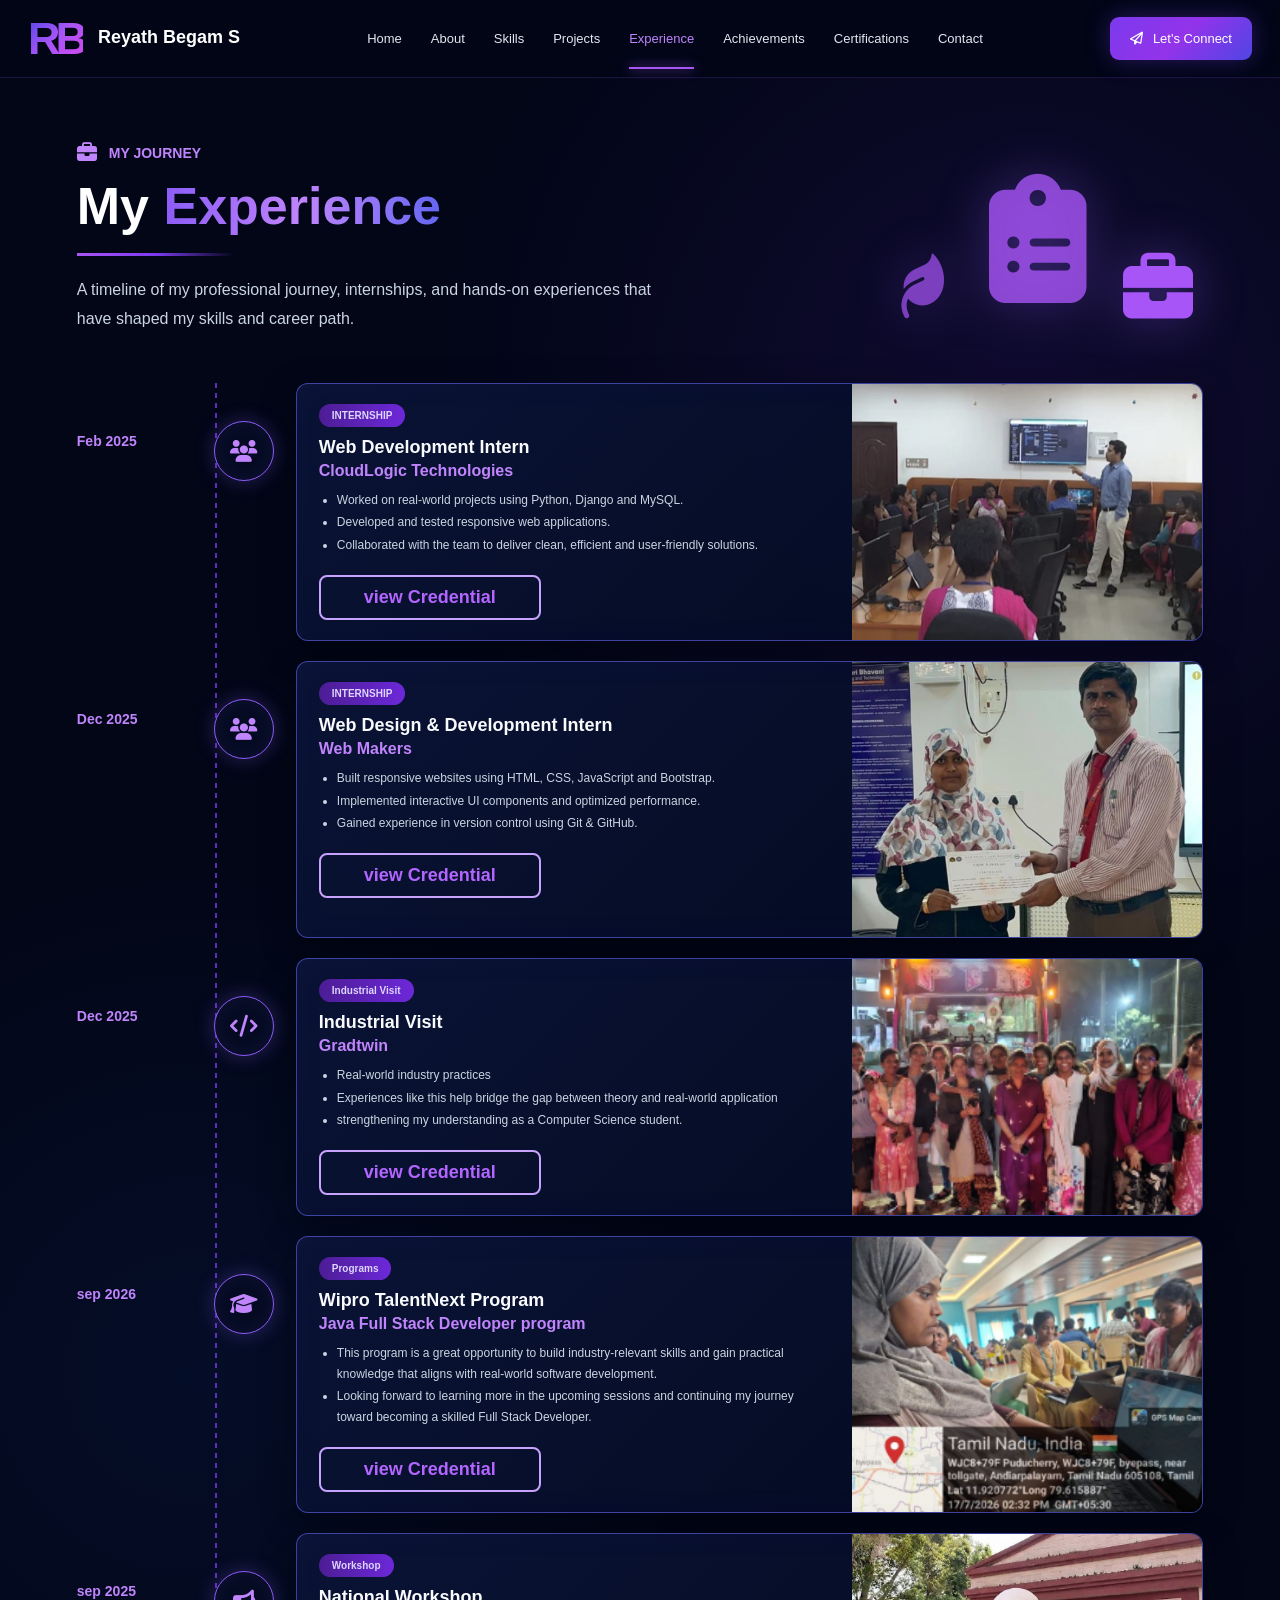
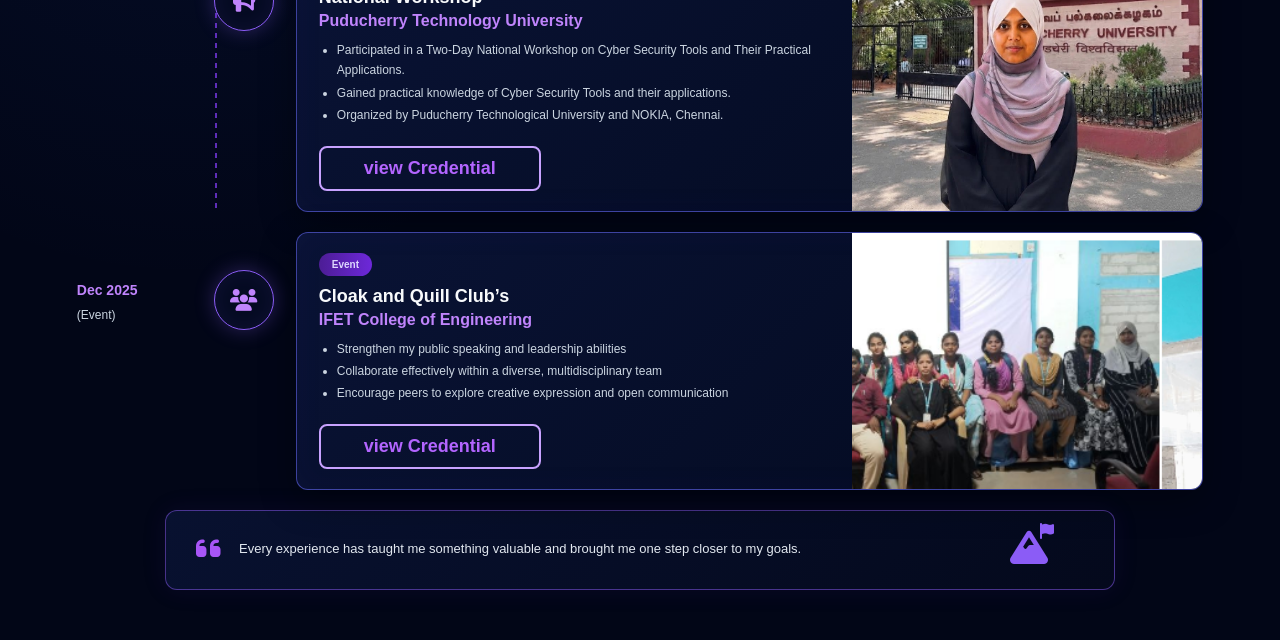
<file: experience.html>
<!DOCTYPE html>
<html lang="en">
<head>
    <meta charset="UTF-8">
    <meta name="viewport" content="width=device-width, initial-scale=1.0">

    <title>Experience | Reyath Begam S</title>

    <!-- Font Awesome -->
    <link rel="stylesheet"
          href="https://cdnjs.cloudflare.com/ajax/libs/font-awesome/6.5.2/css/all.min.css">

    <!-- CSS -->
    <link rel="stylesheet" href="experience.css">
</head>

<body>

<!-- ================= HEADER ================= -->

<header class="navbar">

    <div class="logo-area">
        <div class="logo">RB</div>

        <div class="profile-name">
            <h2>Reyath Begam S</h2>
            
        </div>
    </div>

    <nav>
        <a href="index.html">Home</a>
        <a href="about.html">About</a>
        <a href="skills.html">Skills</a>
        <a href="project.html">Projects</a>
        <a href="experience.html" class="active">Experience</a>
        <a href="achievement.html">Achievements</a>
        <a href="certificate.html">Certifications</a>
        
        <a href="contact.html">Contact</a>
    </nav>

    <a href="#" class="connect-btn">
        <i class="fa-regular fa-paper-plane"></i>
        Let's Connect
    </a>

</header>


<!-- ================= EXPERIENCE ================= -->

<section class="experience-section">

    <!-- Hero -->

    <div class="experience-header">

        <div class="header-content">

            <div class="small-title">
                <i class="fa-solid fa-briefcase"></i>
                <span>MY JOURNEY</span>
            </div>

            <h1>
                My <span>Experience</span>
            </h1>

            <div class="title-line"></div>

            <p>
                A timeline of my professional journey, internships,
                and hands-on experiences that have shaped my skills
                and career path.
            </p>

        </div>

        <div class="header-illustration">
            <i class="fa-solid fa-clipboard-list"></i>
            <i class="fa-solid fa-briefcase"></i>
            <i class="fa-solid fa-leaf leaf"></i>
        </div>

    </div>


    <!-- ================= TIMELINE ================= -->

    <div class="timeline">


        


        <!-- EXPERIENCE 1 -->

        <div class="timeline-item">

            <div class="date">
                <strong> Feb 2025</strong>
                
            </div>

            <div class="timeline-icon">
                <i class="fa-solid fa-users"></i>
            </div>

            <div class="experience-card">

                <div class="card-content">

                    <span class="tag">INTERNSHIP</span>

                    <h2>Web Development Intern</h2>

                    <h3>CloudLogic Technologies</h3>

                    <ul>
                        <li> Worked on real-world projects using Python,
                            Django and MySQL.
                            
                        </li>

                        <li>Developed and tested responsive web applications.
                            
                        </li>

                        <li>Collaborated with the team to deliver clean,
                            efficient and user-friendly solutions.
                           
                        </li>
                    </ul>
                    <br>
                    <button class="resume-btn">
                    <a href="clock.png" class="view-btn">
                    view Credential</a>
                </button>
                

                    

                </div>

                <div class="card-image">
                    <img src="p6.png" alt="CodeAlpha Internship">
                </div>

            </div>

        </div>
        <!-- EXPERIENCE 2 -->


        <div class="timeline-item">

            <div class="date">
                <strong> Dec 2025 </strong>
                
            </div>

            <div class="timeline-icon">
                <i class="fa-solid fa-users"></i>
            </div>

            <div class="experience-card">

                <div class="card-content">

                    <span class="tag">INTERNSHIP</span>

                    <h2>Web Design & Development Intern</h2>

                    <h3>Web Makers</h3>

                    <ul>
                        <li>
                            Built responsive websites using HTML, CSS,
                            JavaScript and Bootstrap.
                        </li>

                        <li>
                            Implemented interactive UI components and
                            optimized performance.
                        </li>

                        <li>
                            Gained experience in version control using
                            Git & GitHub.
                        </li>
                    </ul>
                    <br>
                    <button class="resume-btn">
                    <a href="webdev1.png" class="view-btn">
                    view Credential</a>
                </button>

                    

                </div>

                <div class="card-image">
                    <img src="p4.png" alt="CodeAlpha Internship">
                </div>

            </div>

        </div>


        


        <!-- EXPERIENCE 3 -->

        <div class="timeline-item">

            <div class="date">
                <strong> Dec 2025</strong>
                
                
            </div>

            <div class="timeline-icon">
                <i class="fa-solid fa-code"></i>
            </div>

            <div class="experience-card">

                <div class="card-content">

                    <span class="tag">Industrial Visit</span>

                    <h2>Industrial Visit</h2>

                    <h3>Gradtwin</h3>

                    <ul>
                        <li>
                             Real-world industry practices

                        </li>

                        <li>
                            Experiences like this help bridge the gap between theory and real-world application

                        </li>

                        <li>
                               strengthening my understanding as a Computer Science student.

                        </li>
                    </ul>
                    <br>
                    <button class="resume-btn">
                    <a href="app.jpeg" class="view-btn">
                        
                    view Credential</a>
                </button>

                   
                </div>

                <div class="card-image">
                    <img src="indes.png" alt="Oasis Infobyte Internship">
                </div>

            </div>

        </div>


        
         <!-- EXPERIENCE 5 -->

        <div class="timeline-item">

            <div class="date">
                <strong> sep 2026</strong>
                
            </div>

            <div class="timeline-icon">
                <i class="fa-solid fa-graduation-cap"></i>
            </div>

            <div class="experience-card">

                <div class="card-content">

                    <span class="tag">Programs</span>

                    <h2>
                         Wipro TalentNext Program
                    </h2>

                    <h3>Java Full Stack Developer program</h3>

                    <ul>
                        <li>
                           This program is a great opportunity to build industry-relevant skills and gain practical knowledge that aligns with real-world software development.
                        </li>

                        
                        

                        <li>
                            Looking forward to learning more in the upcoming sessions and continuing my journey toward becoming a skilled Full Stack Developer.
                        </li>
                    </ul>
                    <br>
                    <button class="resume-btn">
                    <a href="./Reyath_Begam_S_Resume.pdf" class="view-btn">
                    view Credential</a>
                </button>

                </div>

                <div class="card-image">
                    <img src="ret.png"
                         alt="ThermoGuard AI Project">
                </div>

            </div>

        </div>



        <!-- EXPERIENCE 6 -->

        <div class="timeline-item">

            <div class="date">
                <strong>  sep 2025 </strong>
                
            </div>

            <div class="timeline-icon">
                <i class="fa-solid fa-bullhorn"></i>
            </div>

            <div class="experience-card">

                <div class="card-content">

                    <span class="tag">Workshop</span>

                    <h2>National Workshop</h2>

                    <h3>Puducherry Technology University</h3>

                    <ul>
                        <li>
                            Participated in a Two-Day National Workshop on Cyber Security Tools and Their Practical Applications.
                        </li>

                        <li>
                           Gained practical knowledge of Cyber Security Tools and their applications.
                        </li>

                        <li>Organized by Puducherry Technological University and NOKIA, Chennai.
                            
                            
                        </li>
                    </ul>
                    <br>
                    <button class="resume-btn">
                    <a href="pudu.jpeg" class="view-btn">
                    view Credential</a>
                </button>

                </div>

                <div class="card-image">
                    <img src="p3.jpeg"
                         alt="Event Coordination">
                </div>

            </div>

        </div>

    </div>
    <!-- EXPERIENCE 6 -->

        <div class="timeline-item">

            <div class="date">
                <strong>Dec 2025</strong>
               
                <small>(Event)</small>
            </div>

            <div class="timeline-icon">
                <i class="fa-solid fa-users"></i>
            </div>

            <div class="experience-card">

                <div class="card-content">

                    <span class="tag">Event</span>

                    <h2>Cloak and Quill Club’s</h2>

                    <h3>IFET College of Engineering</h3>

                    <ul>
                        <li>
                             Strengthen my public speaking and leadership abilities
                        </li>

                        <li>
                            Collaborate effectively within a diverse, multidisciplinary team
                        </li>

                        <li>
                            Encourage peers to explore creative expression and open communication
                        </li>
                    </ul>

                    <br>
                    <button class="resume-btn">
                    <a href="beg.png" class="view-btn">
                    view Credential</a>
                </button>

                </div>

                <div class="card-image">
                    <img src="beg.png" alt="CodeAlpha Internship">
                </div>

            </div>

        </div>



    <!-- ================= QUOTE ================= -->

    <div class="quote-box">

        <div class="quote-icon">
            <i class="fa-solid fa-quote-left"></i>
        </div>

        <p>
            Every experience has taught me something valuable and
            brought me one step closer to my goals.
        </p>

        <div class="mountain">
            <i class="fa-solid fa-mountain"></i>
            <i class="fa-solid fa-flag"></i>
        </div>

    </div>

</section>

</body>
</html>
</file>
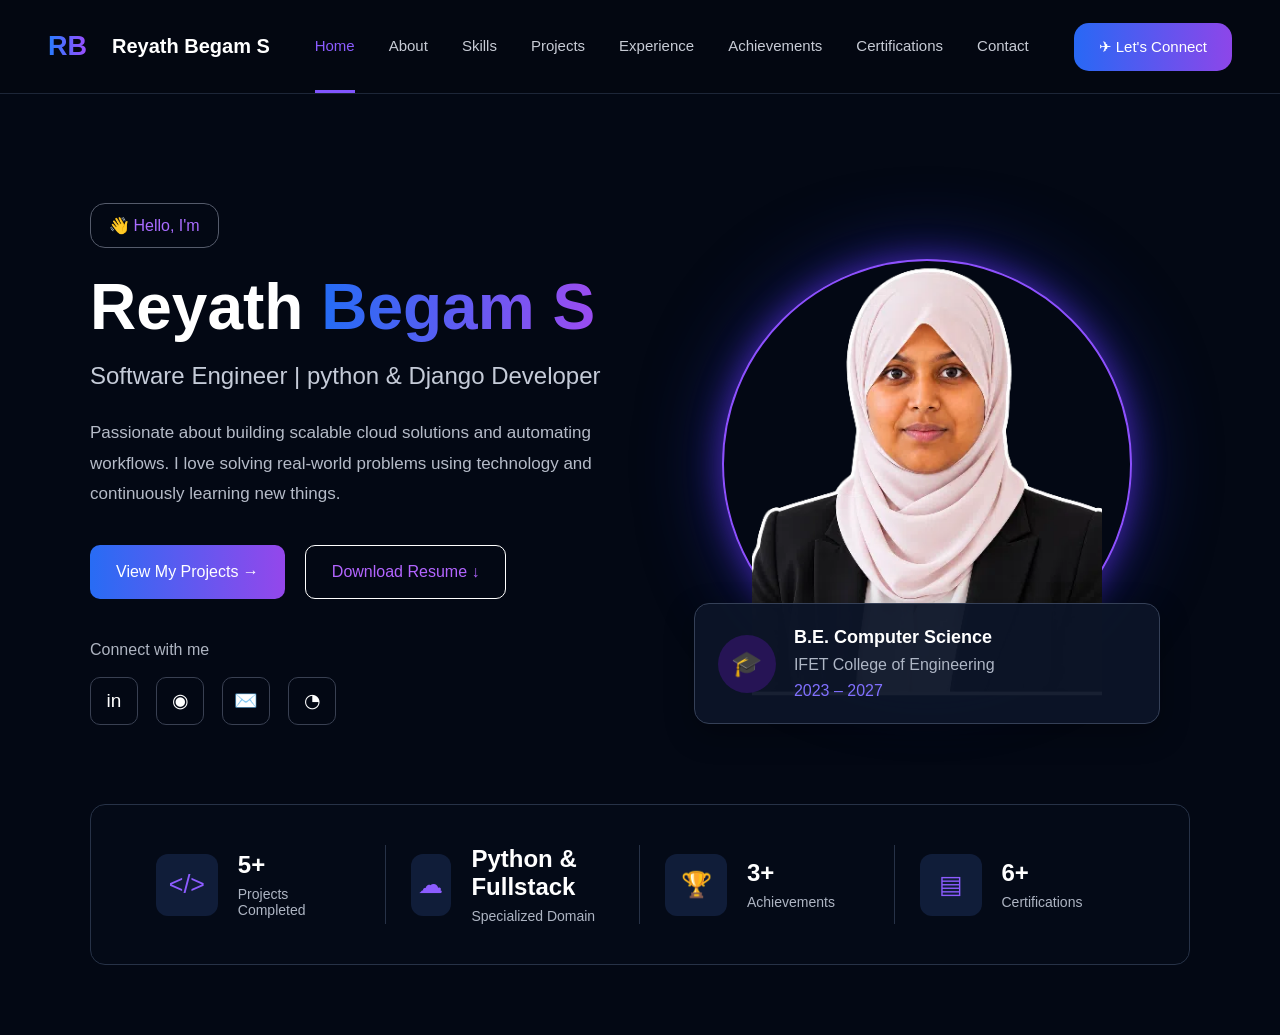
<file: home.html>
<!DOCTYPE html>
<html lang="en">
<head>
    <meta charset="UTF-8">
    <meta name="viewport" content="width=device-width, initial-scale=1.0">
    <title>Reyath Begam S | Portfolio</title>
    <link rel="stylesheet" href="home.css">
    <link rel="pdf" href="Reyath_Begam_S_Resume.pdf">
    

</head>

<body>

    <!-- NAVBAR -->
    <nav class="navbar">
        <div class="logo">
            <span>RB</span>
            <b>Reyath Begam S</b>
        </div>

        <div class="nav-links">
            <a class="active" href="http://127.0.0.1:3000/home.html?vscode-livepreview=true#">Home</a>
            <a href="about.html">About</a>
            <a href="skills.html">Skills</a>
            <a href="project.html">Projects</a>
            <a href="experience.html">Experience</a>
            <a href="archievement.html">Achievements</a>
            <a href="certificate.html">Certifications</a>
            
            <a href="contact.html">Contact</a>
        </div>

        <button class="connect">✈ Let's Connect</button>
    </nav>


    <!-- HOME SECTION -->
    <section class="home">

        <!-- LEFT CONTENT -->
        <div class="home-content">

            <div class="hello">
                👋 Hello, I'm
            </div>

            <h1>
                Reyath <span>Begam S</span>
            </h1>

            <h2>
                Software Engineer | python & Django Developer
            </h2>

            <p>
                Passionate about building scalable cloud solutions and
                automating workflows. I love solving real-world problems
                using technology and continuously learning new things.
            </p>

            <div class="buttons">
                <button class="project-btn">
                    View My Projects →
                </button>

                    <button class="resume-btn">
                    <a href="./Reyath_Begam_S_Resume.pdf" class="view-btn">
                    Download Resume ↓</a>
                </button>
            </div>

            <div class="connect-text">
                Connect with me
            </div>

            <div class="socials">
                <a href="https://www.linkedin.com/in/reyath-begam-s">in</a>
                <a href="https://github.com/ReyathBegam">◉</a>
                <a href="mailto:reyathbegams@gmail.com" title="Email">
                        <i class="fa-solid fa-envelope"></i>✉️</a>

                <a href="#">◔</a>
            </div>

        </div>


        <!-- RIGHT CONTENT -->
        <div class="profile-area">

            <div class="circle"></div>

            <img src="photo1.jpeg" 
            
            
            
            alt="Profile Photo" class="profile-img">

            <div class="education-card">
                <div class="cap">🎓</div>

                <div>
                    <h3>B.E. Computer Science</h3>
                    <p>IFET College of Engineering</p>
                    <span>2023 – 2027</span>
                </div>
            </div>

        </div>

    </section>


    <!-- STATS -->
    <section class="stats">

        <div class="stat">
            <div class="icon"> &lt;/&gt; </div>
            <div>
                <h3>5+</h3>
                <p>Projects Completed</p>
            </div>
        </div>

        <div class="stat">
            <div class="icon">☁</div>
            <div>
                <h3>Python & Fullstack</h3>
                <p>Specialized Domain</p>
            </div>
        </div>

        <div class="stat">
            <div class="icon">🏆</div>
            <div>
                <h3>3+</h3>
                <p>Achievements</p>
            </div>
        </div>

        <div class="stat">
            <div class="icon">▤</div>
            <div>
                <h3>6+</h3>
                <p>Certifications</p>
            </div>
        </div>

    </section>

</body>
</html>
</file>
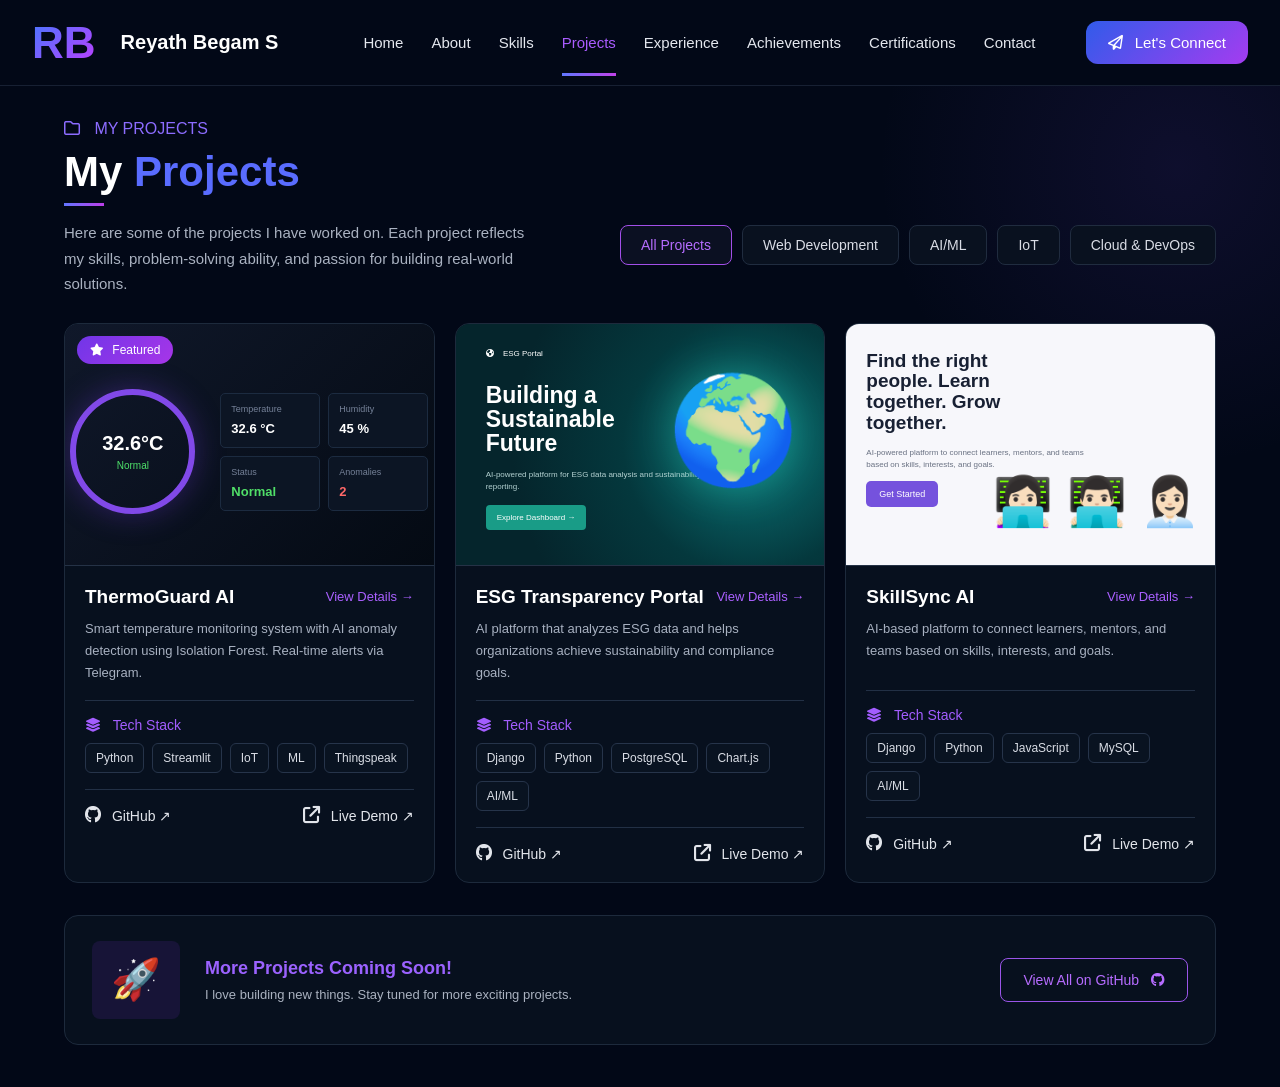
<file: project.html>
<!DOCTYPE html>
<html lang="en">
<head>
    <meta charset="UTF-8">
    <meta name="viewport" content="width=device-width, initial-scale=1.0">
    <title>Projects - Reyath Begam S</title>

    <link rel="stylesheet" href="project.css">

    <link rel="stylesheet"
          href="https://cdnjs.cloudflare.com/ajax/libs/font-awesome/6.5.2/css/all.min.css">
</head>

<body>

<!-- ================= NAVBAR ================= -->

<header class="navbar">

    <div class="brand">
        <div class="logo">RB</div>
        <div class="name">Reyath Begam S</div>
    </div>

    <nav>
        <a href="index.html">Home</a>
        <a href="about.html">About</a>
        <a href="skills.html">Skills</a>
        <a href="project.html" class="active">Projects</a>
        <a href="experience.html">Experience</a>
        <a href="achievement.html">Achievements</a>
        <a href="certificate.html">Certifications</a>
        
        <a href="contact.html">Contact</a>
    </nav>

    <a href="contact.html" class="connect-btn">
        <i class="fa-regular fa-paper-plane"></i>
        Let's Connect
    </a>

</header>


<!-- ================= PROJECTS ================= -->

<main class="projects">

    <div class="top-section">

        <div class="heading">

            <div class="mini-title">
                <i class="fa-regular fa-folder"></i>
                MY PROJECTS
            </div>

            <h1>
                My <span>Projects</span>
            </h1>

            <div class="underline"></div>

            <p>
                Here are some of the projects I have worked on.
                Each project reflects my skills, problem-solving
                ability, and passion for building real-world solutions.
            </p>

        </div>


        <!-- Category buttons -->

        <div class="filters">

            <button class="filter active-filter">
                All Projects
            </button>

            <button class="filter">
                Web Development
            </button>

            <button class="filter">
                AI/ML
            </button>

            <button class="filter">
                IoT
            </button>

            <button class="filter">
                Cloud & DevOps
            </button>

        </div>

    </div>


    <!-- ================= PROJECT CARDS ================= -->

    <div class="project-grid">


        <!-- PROJECT 1 -->

        <div class="project-card">

            <div class="project-img thermo">

                <div class="featured">
                    <i class="fa-solid fa-star"></i>
                    Featured
                </div>

                <div class="dashboard">

                    <div class="temperature">
                        <div class="temp-circle">
                            <strong>32.6°C</strong>
                            <span>Normal</span>
                        </div>
                    </div>

                    <div class="data-box">

                        <div>
                            <small>Temperature</small>
                            <b>32.6 °C</b>
                        </div>

                        <div>
                            <small>Humidity</small>
                            <b>45 %</b>
                        </div>

                        <div>
                            <small>Status</small>
                            <b class="green">Normal</b>
                        </div>

                        <div>
                            <small>Anomalies</small>
                            <b class="red">2</b>
                        </div>

                    </div>

                </div>

            </div>


            <div class="card-body">

                <div class="card-title">

                    <h2>ThermoGuard AI</h2>

                    <a href="#">
                        View Details →
                    </a>

                </div>

                <p>
                    Smart temperature monitoring system with AI
                    anomaly detection using Isolation Forest.
                    Real-time alerts via Telegram.
                </p>

                <div class="separator"></div>

                <h3>
                    <i class="fa-solid fa-layer-group"></i>
                    Tech Stack
                </h3>

                <div class="tags">
                    <span>Python</span>
                    <span>Streamlit</span>
                    <span>IoT</span>
                    <span>ML</span>
                    <span>Thingspeak</span>
                </div>

                <div class="separator"></div>

                <div class="card-links">

                    <a href="#">
                        <i class="fa-brands fa-github"></i>
                        GitHub ↗
                    </a>

                    <a href="#">
                        <i class="fa-solid fa-arrow-up-right-from-square"></i>
                        Live Demo ↗
                    </a>

                </div>

            </div>

        </div>



        <!-- PROJECT 2 -->

        <div class="project-card">

            <div class="project-img esg">

                <div class="esg-content">

                    <div class="esg-logo">
                        <i class="fa-solid fa-earth-americas"></i>
                        ESG Portal
                    </div>

                    <h2>
                        Building a<br>
                        Sustainable<br>
                        Future
                    </h2>

                    <p>
                        AI-powered platform for ESG data analysis
                        and sustainability reporting.
                    </p>

                    <button>
                        Explore Dashboard →
                    </button>

                </div>

                <div class="earth">
                    🌍
                </div>

            </div>


            <div class="card-body">

                <div class="card-title">

                    <h2>ESG Transparency Portal</h2>

                    <a href="#">
                        View Details →
                    </a>

                </div>

                <p>
                    AI platform that analyzes ESG data and helps
                    organizations achieve sustainability and
                    compliance goals.
                </p>

                <div class="separator"></div>

                <h3>
                    <i class="fa-solid fa-layer-group"></i>
                    Tech Stack
                </h3>

                <div class="tags">
                    <span>Django</span>
                    <span>Python</span>
                    <span>PostgreSQL</span>
                    <span>Chart.js</span>
                    <span>AI/ML</span>
                </div>

                <div class="separator"></div>

                <div class="card-links">

                    <a href="#">
                        <i class="fa-brands fa-github"></i>
                        GitHub ↗
                    </a>

                    <a href="#">
                        <i class="fa-solid fa-arrow-up-right-from-square"></i>
                        Live Demo ↗
                    </a>

                </div>

            </div>

        </div>



        <!-- PROJECT 3 -->

        <div class="project-card">

            <div class="project-img skillsync">

                <div class="skill-text">

                    <h2>
                        Find the right<br>
                        people. Learn<br>
                        together. Grow<br>
                        together.
                    </h2>

                    <p>
                        AI-powered platform to connect learners,
                        mentors, and teams based on skills,
                        interests, and goals.
                    </p>

                    <button>
                        Get Started
                    </button>

                </div>

                <div class="people">
                    👩🏻‍💻 👨🏻‍💻 👩🏻‍💼
                </div>

            </div>


            <div class="card-body">

                <div class="card-title">

                    <h2>SkillSync AI</h2>

                    <a href="#">
                        View Details →
                    </a>

                </div>

                <p>
                    AI-based platform to connect learners,
                    mentors, and teams based on skills,
                    interests, and goals.
                </p>

                <div class="separator"></div>

                <h3>
                    <i class="fa-solid fa-layer-group"></i>
                    Tech Stack
                </h3>

                <div class="tags">
                    <span>Django</span>
                    <span>Python</span>
                    <span>JavaScript</span>
                    <span>MySQL</span>
                    <span>AI/ML</span>
                </div>

                <div class="separator"></div>

                <div class="card-links">

                    <a href="#">
                        <i class="fa-brands fa-github"></i>
                        GitHub ↗
                    </a>

                    <a href="#">
                        <i class="fa-solid fa-arrow-up-right-from-square"></i>
                        Live Demo ↗
                    </a>

                </div>

            </div>

        </div>

    </div>



    <!-- ================= MORE PROJECTS ================= -->

    <div class="more-projects">

        <div class="rocket">
            🚀
        </div>

        <div class="more-text">

            <h2>
                More Projects Coming Soon!
            </h2>

            <p>
                I love building new things.
                Stay tuned for more exciting projects.
            </p>

        </div>

        <a href="#" class="github-all">
            View All on GitHub
            <i class="fa-brands fa-github"></i>
        </a>

    </div>

</main>

</body>
</html>
</file>
<file: index.css>
* {
    margin: 0;
    padding: 0;
    box-sizing: border-box;
}

body {
    font-family: Arial, Helvetica, sans-serif;
    background: #030814;
    color: white;
}

/* NAVBAR */

.navbar {
    height: 94px;
    display: flex;
    align-items: center;
    justify-content: space-between;
    padding: 0 48px;
    border-bottom: 1px solid #1d2638;
    background: #030711;
}

.logo {
    display: flex;
    align-items: center;
    gap: 25px;
    font-size: 20px;
}

.logo span {
    font-size: 27px;
    font-weight: bold;
    background: linear-gradient(90deg, #267cff, #9d4dff);
    -webkit-background-clip: text;
    color: transparent;
}

.logo b {
    font-size: 20px;
}

.nav-links {
    display: flex;
    gap: 34px;
}

.nav-links a {
    color: #c7cbd5;
    text-decoration: none;
    font-size: 15px;
    padding: 36px 0;
}

.nav-links a:hover,
.nav-links .active {
    color: #8b5cff;
}

.nav-links .active {
    border-bottom: 3px solid #8155ff;
}

.connect {
    border: none;
    padding: 15px 25px;
    border-radius: 15px;
    color: white;
    font-size: 15px;
    background: linear-gradient(90deg, #2868f5, #8d46e9);
    cursor: pointer;
}


/* HOME */

.home {
    min-height: 700px;
    display: flex;
    justify-content: space-between;
    align-items: center;
    padding: 70px 90px 30px;
}

.home-content {
    max-width: 650px;
}

.hello {
    display: inline-block;
    border: 1px solid #555b6b;
    border-radius: 15px;
    padding: 12px 18px;
    color: #a96cff;
    margin-bottom: 22px;
}

.home h1 {
    font-size: 64px;
    margin-bottom: 18px;
}

.home h1 span {
    background: linear-gradient(90deg, #246cf5, #9b4cf0);
    -webkit-background-clip: text;
    color: transparent;
}

.home h2 {
    color: #c5cbd8;
    font-size: 24px;
    margin-bottom: 28px;
    font-weight: normal;
}

.home-content > p {
    color: #b5bbc8;
    line-height: 1.8;
    font-size: 17px;
    max-width: 600px;
}


/* BUTTONS */

.buttons {
    display: flex;
    gap: 20px;
    margin-top: 35px;
}

.project-btn,
.resume-btn {
    padding: 17px 26px;
    border-radius: 10px;
    font-size: 16px;
    cursor: pointer;
}

.project-btn {
    border: none;
    color: white;
    background: linear-gradient(90deg, #286cf4, #9447eb);
}

 .resume-btn {
    background: transparent;
    border: 1px solid white;
    color: white;
}

.view-btn {
    padding: px 13px;

    
    color: #b365ff;

    text-decoration: none;

    

    white-space: nowrap;
}




/* SOCIAL */

.connect-text {
    margin-top: 42px;
    color: #aeb4c1;
}

.socials {
    display: flex;
    gap: 18px;
    margin-top: 18px;
}

.socials a {
    width: 48px;
    height: 48px;
    border: 1px solid #394052;
    border-radius: 10px;
    display: flex;
    align-items: center;
    justify-content: center;
    color: white;
    text-decoration: none;
    font-size: 19px;
}

.socials a:hover {
    border-color: #7654ff;
    color: #8d68ff;
}


/* PROFILE */

.profile-area {
    width: 550px;
    height: 570px;
    position: relative;
    display: flex;
    justify-content: center;
    align-items: center;
}

.circle {
    position: absolute;
    width: 410px;
    height: 410px;
    border: 2px solid #8d50ff;
    border-radius: 50%;
    box-shadow:
        0 0 30px #4424a8,
        0 0 80px #161d75;
}

.profile-img {
    position: relative;
    width: 350px;
    height: 470px;
    object-fit: cover;
    object-position: top;
    z-index: 2;
    margin-top: 20px;
}


/* EDUCATION CARD */

.education-card {
    position: absolute;
    bottom: 25px;
    left: 30px;
    right: 30px;
    z-index: 5;

    display: flex;
    align-items: center;
    gap: 18px;

    padding: 23px;
    border-radius: 15px;

    background: rgba(12, 21, 40, 0.95);
    border: 1px solid #354057;
    box-shadow: 0 10px 30px rgba(0,0,0,0.3);
}

.cap {
    width: 58px;
    height: 58px;
    border-radius: 50%;
    display: flex;
    align-items: center;
    justify-content: center;
    background: #261455;
    font-size: 25px;
}

.education-card h3 {
    font-size: 18px;
    margin-bottom: 8px;
}

.education-card p {
    color: #aeb6c5;
    margin-bottom: 8px;
}

.education-card span {
    color: #8170ff;
}


/* STATS */

.stats {
    margin: 10px 90px 70px;
    padding: 40px;
    border: 1px solid #273247;
    border-radius: 15px;

    display: grid;
    grid-template-columns: repeat(4, 1fr);

    background: rgba(5, 12, 25, 0.7);
}

.stat {
    display: flex;
    align-items: center;
    gap: 20px;
    padding: 0 25px;
    border-right: 1px solid #273247;
}

.stat:last-child {
    border-right: none;
}

.icon {
    width: 62px;
    height: 62px;
    border-radius: 12px;

    display: flex;
    align-items: center;
    justify-content: center;

    background: #101d39;
    color: #8c5cff;
    font-size: 25px;
}

.stat h3 {
    font-size: 24px;
    margin-bottom: 7px;
}

.stat p {
    color: #aeb5c3;
    font-size: 14px;
}


/* RESPONSIVE */

@media (max-width: 1200px) {

    .nav-links {
        gap: 15px;
    }

    .nav-links a {
        font-size: 13px;
    }

    .home {
        padding: 50px;
    }

    .stats {
        margin-left: 50px;
        margin-right: 50px;
    }
}


@media (max-width: 900px) {

    .navbar {
        padding: 20px;
        height: auto;
    }

    .nav-links {
        display: none;
    }

    .connect {
        display: none;
    }

    .home {
        flex-direction: column;
        text-align: center;
        padding: 50px 20px;
    }

    .home h1 {
        font-size: 45px;
    }

    .home h2 {
        font-size: 19px;
    }

    .buttons {
        justify-content: center;
    }

    .socials {
        justify-content: center;
    }

    .profile-area {
        width: 100%;
        margin-top: 50px;
    }

    .stats {
        margin: 20px;
        grid-template-columns: 1fr;
        gap: 25px;
    }

    .stat {
        border-right: none;
        border-bottom: 1px solid #273247;
        padding-bottom: 20px;
    }

    .stat:last-child {
        border-bottom: none;
    }
}


@media (max-width: 500px) {

    .home h1 {
        font-size: 36px;
    }

    .buttons {
        flex-direction: column;
    }

    .profile-area {
        height: 500px;
    }

    .circle {
        width: 300px;
        height: 300px;
    }

    .profile-img {
        width: 290px;
        height: 380px;
    }

    .education-card {
        left: 5px;
        right: 5px;
        padding: 15px;
    }
}
</file>
<file: about.css>
/* =========================
   RESET
========================= */

* {
    margin: 0;
    padding: 0;
    box-sizing: border-box;
}

html {
    scroll-behavior: smooth;
}

body {
    font-family: "Segoe UI", Arial, sans-serif;
    background: #02091b;
    color: #ffffff;
    min-height: 100vh;
}


/* =========================
   NAVBAR
========================= */

.navbar {
    height: 88px;
    width: 100%;
    display: flex;
    align-items: center;
    padding: 0 38px;
    border-bottom: 1px solid rgba(255,255,255,0.08);
    background: #03091b;
    gap: 30px;
}


/* LOGO */

.logo-area {
    display: flex;
    align-items: center;
    gap: 17px;
    min-width: 330px;
}

.logo {
    font-size: 52px;
    font-weight: 300;
    letter-spacing: -8px;
    background: linear-gradient(135deg, #4d55ff, #d247ff);
    -webkit-background-clip: text;
    color: transparent;
    line-height: 1;
}

.logo-text h2 {
    font-size: 18px;
    font-weight: 600;
    margin-bottom: 4px;
}

.logo-text p {
    color: #9ba5c0;
    font-size: 12px;
}


/* NAVIGATION */

.navbar nav {
    display: flex;
    align-items: center;
    justify-content: center;
    gap: 30px;
    flex: 1;
}

.navbar nav a {
    position: relative;
    text-decoration: none;
    color: #e5e7f2;
    font-size: 14px;
    padding: 34px 0 25px;
    transition: 0.3s ease;
    white-space: nowrap;
}

.navbar nav a:hover,
.navbar nav a.active {
    color: #b34cff;
}

.navbar nav a.active::after {
    content: "";
    position: absolute;
    height: 3px;
    width: 56px;
    background: linear-gradient(90deg, #7748ff, #ce4cff);
    bottom: 15px;
    left: 50%;
    transform: translateX(-50%);
    border-radius: 5px;
}


/* CONNECT BUTTON */

.connect-btn {
    text-decoration: none;
    color: white;
    background: linear-gradient(135deg, #5550ff, #a83dff);
    padding: 13px 22px;
    border-radius: 9px;
    font-size: 14px;
    display: flex;
    align-items: center;
    gap: 10px;
    box-shadow: 0 5px 20px rgba(112, 63, 255, 0.25);
    white-space: nowrap;
}

.connect-btn i {
    font-size: 15px;
}


/* =========================
   ABOUT SECTION
========================= */

.about-section {
    max-width: 1400px;
    margin: 0 auto;
    min-height: 455px;
    padding: 48px 45px 25px;
    display: grid;
    grid-template-columns: 1fr 0.9fr;
    align-items: center;
}


/* LEFT SIDE */

.about-left {
    padding-left: 5px;
}

.about-label {
    display: flex;
    align-items: center;
    gap: 14px;
    color: #b451ff;
    font-size: 17px;
    font-weight: 600;
    margin-bottom: 20px;
}

.about-label i {
    font-size: 20px;
}


.about-left h1 {
    font-size: 47px;
    line-height: 1.15;
    font-weight: 700;
    margin-bottom: 18px;
}

.about-left h1 span {
    background: linear-gradient(90deg, #6650ff, #c446ff);
    -webkit-background-clip: text;
    color: transparent;
}


.about-left h3 {
    font-size: 21px;
    line-height: 1.5;
    color: #dbe0ef;
    font-weight: 500;
    max-width: 650px;
    margin-bottom: 18px;
}


.about-description {
    max-width: 680px;
    color: #b9c1d8;
    font-size: 16px;
    line-height: 1.65;
}


/* =========================
   SOCIAL ICONS
========================= */

.social-icons {
    display: flex;
    gap: 18px;
    margin-top: 26px;
}

.social-icons a {
    height: 39px;
    width: 39px;
    display: flex;
    align-items: center;
    justify-content: center;
    border-radius: 8px;
    background: rgba(16, 27, 62, 0.75);
    color: #a44cff;
    text-decoration: none;
    border: 1px solid rgba(115, 75, 255, 0.08);
    transition: 0.3s;
}

.social-icons a:hover {
    transform: translateY(-4px);
    background: #1a1644;
    box-shadow: 0 8px 20px rgba(117, 55, 255, 0.3);
}


/* =========================
   PROFILE IMAGE AREA
========================= */

.about-right {
    display: flex;
    justify-content: center;
    align-items: center;
}

.image-area {
    width: 570px;
    height: 370px;
    position: relative;
}


/* PURPLE SHAPES */

.purple-circle {
    position: absolute;
    background: linear-gradient(135deg, #682fff, #9d2dff);
    filter: blur(0px);
}

.circle-one {
    width: 150px;
    height: 150px;
    border-radius: 50%;
    left: 40px;
    top: 130px;
}

.circle-two {
    width: 110px;
    height: 230px;
    border-radius: 50px;
    right: 145px;
    top: 50px;
    transform: rotate(-15deg);
}


/* PROFILE FRAME */

.profile-frame {
    position: absolute;
    width: 325px;
    height: 365px;
    right: 150px;
    top: 0;
    padding: 3px;
    border-radius: 30px;
    background: linear-gradient(135deg, #5c4dff, #cf4aff);
    transform: rotate(-5deg);
    z-index: 3;
}

.profile-frame img {
    width: 100%;
    height: 100%;
    object-fit: cover;
    border-radius: 27px;
    display: block;
}


/* HEART */

.heart-symbol {
    position: absolute;
    right: 105px;
    top: -5px;
    color: #b54dff;
    font-size: 39px;
    transform: rotate(-12deg);
    z-index: 5;
}

.heart-symbol::after {
    content: "";
    position: absolute;
    width: 35px;
    height: 2px;
    background: #a946ff;
    left: 3px;
    bottom: -5px;
    transform: rotate(12deg);
}


/* DREAM TEXT */

.dream-text {
    position: absolute;
    right: 0;
    top: 125px;
    color: #a64cff;
    font-family: "Comic Sans MS", cursive;
    font-size: 24px;
    line-height: 1.25;
    transform: rotate(-7deg);
    z-index: 4;
}

.dream-text span {
    font-size: 18px;
    margin-left: 10px;
}


/* =========================
   CARDS SECTION
========================= */

.cards-section {
    max-width: 1400px;
    margin: 0 auto;
    padding: 20px 45px 55px;
    display: grid;
    grid-template-columns: 0.82fr 1.15fr 0.95fr;
    gap: 26px;
}


/* CARD */

.info-card {
    position: relative;
    min-height: 425px;
    padding: 28px 28px;
    border-radius: 17px;
    border: 1px solid rgba(90, 110, 170, 0.28);
    background: linear-gradient(
        145deg,
        rgba(8, 19, 45, 0.92),
        rgba(4, 13, 32, 0.96)
    );
    overflow: hidden;
}


/* CARD TITLE */

.card-title {
    display: flex;
    align-items: center;
    gap: 15px;
    margin-bottom: 28px;
}

.card-title i {
    font-size: 27px;
    color: #a24cff;
}

.card-title h2 {
    font-size: 20px;
    font-weight: 600;
}


/* =========================
   QUICK INFO
========================= */

.info-item {
    display: flex;
    align-items: flex-start;
    gap: 17px;
    margin-bottom: 25px;
}

.info-item > i {
    color: #a64cff;
    font-size: 24px;
    width: 25px;
    margin-top: 3px;
}

.info-item span {
    display: block;
    color: #d7dcef;
    font-size: 14px;
    margin-bottom: 4px;
}

.info-item p {
    color: #d6dced;
    font-size: 14px;
    line-height: 1.5;
}


/* =========================
   TIMELINE
========================= */

.journey-card {
    padding-left: 27px;
}

.timeline {
    position: relative;
    margin-left: 10px;
}

.timeline::before {
    content: "";
    position: absolute;
    left: 4px;
    top: 8px;
    bottom: 7px;
    width: 2px;
    background: linear-gradient(
        to bottom,
        #7651ff,
        #b64bff
    );
}


.timeline-item {
    position: relative;
    display: grid;
    grid-template-columns: 105px 1fr;
    column-gap: 30px;
    min-height: 63px;
    padding-left: 28px;
    margin-bottom: 4px;
}


.timeline-dot {
    position: absolute;
    width: 14px;
    height: 14px;
    border-radius: 50%;
    background: linear-gradient(135deg, #6751ff, #bd4cff);
    left: -2px;
    top: 3px;
    box-shadow: 0 0 10px rgba(153, 67, 255, 0.4);
}


.timeline-year {
    color: #c34cff;
    font-size: 14px;
    font-weight: 600;
}


.timeline-content strong {
    font-size: 14px;
    color: #e8eaf5;
    font-weight: 500;
}

.timeline-content p {
    color: #aeb7ce;
    font-size: 13px;
    line-height: 1.45;
    margin-top: 4px;
}


/* =========================
   MY VISION
========================= */

.vision-card {
    min-height: 425px;
}

.quote-area {
    position: relative;
    min-height: 170px;
    padding: 5px 20px 10px 38px;
}

.quote-area p {
    color: #d2d7e6;
    font-size: 15px;
    line-height: 1.75;
    padding-top: 13px;
}

.quote-start,
.quote-end {
    position: absolute;
    color: #a64cff;
    font-size: 40px;
    font-weight: 700;
}

.quote-start {
    left: 0;
    top: -5px;
}

.quote-end {
    right: 0;
    bottom: -5px;
}


/* LINE */

.vision-line {
    width: 100%;
    height: 1px;
    background: rgba(135, 145, 185, 0.18);
    margin: 10px 0 24px;
}


/* VISION POINTS */

.vision-points {
    display: grid;
    grid-template-columns: repeat(4, 1fr);
    text-align: center;
    gap: 10px;
}

.vision-points div {
    display: flex;
    flex-direction: column;
    align-items: center;
    gap: 10px;
}

.vision-points i {
    font-size: 28px;
    color: #a74cff;
}

.vision-points span {
    color: #c7cee1;
    font-size: 12px;
    white-space: nowrap;
}


/* BOTTOM PURPLE EFFECT */

.bottom-wave {
    position: absolute;
    left: -40px;
    right: -40px;
    bottom: -85px;
    height: 130px;
    background: linear-gradient(
        180deg,
        rgba(39, 39, 170, 0.1),
        rgba(57, 35, 188, 0.55)
    );
    border-radius: 50% 50% 0 0;
    transform: rotate(-3deg);
}


/* =========================
   RESPONSIVE
========================= */

@media (max-width: 1200px) {

    .navbar {
        padding: 0 20px;
    }

    .logo-area {
        min-width: 250px;
    }

    .navbar nav {
        gap: 15px;
    }

    .navbar nav a {
        font-size: 12px;
    }

    .connect-btn {
        padding: 11px 14px;
    }

    .about-left h1 {
        font-size: 40px;
    }

    .cards-section {
        grid-template-columns: 1fr 1fr;
    }

    .vision-card {
        grid-column: span 2;
    }
}


@media (max-width: 900px) {

    .navbar {
        height: auto;
        padding: 20px;
        flex-wrap: wrap;
    }

    .logo-area {
        min-width: auto;
    }

    .navbar nav {
        order: 3;
        width: 100%;
        overflow-x: auto;
        justify-content: flex-start;
        padding-bottom: 5px;
    }

    .navbar nav a {
        padding: 12px 0;
    }

    .navbar nav a.active::after {
        bottom: 0;
    }

    .about-section {
        grid-template-columns: 1fr;
        gap: 35px;
    }

    .about-right {
        margin-top: 10px;
    }

    .cards-section {
        grid-template-columns: 1fr;
    }

    .vision-card {
        grid-column: span 1;
    }
}


@media (max-width: 600px) {

    .navbar {
        padding: 15px;
    }

    .logo {
        font-size: 43px;
    }

    .logo-text h2 {
        font-size: 15px;
    }

    .logo-text p {
        font-size: 10px;
    }

    .connect-btn {
        display: none;
    }

    .about-section {
        padding: 35px 20px;
    }

    .about-left h1 {
        font-size: 34px;
    }

    .about-left h3 {
        font-size: 17px;
    }

    .about-description {
        font-size: 14px;
    }

    .image-area {
        transform: scale(0.72);
        transform-origin: center;
        margin-top: -40px;
        margin-bottom: -50px;
    }

    .cards-section {
        padding: 15px 20px 40px;
    }

    .timeline-item {
        grid-template-columns: 85px 1fr;
        column-gap: 15px;
    }

    .vision-points {
        grid-template-columns: repeat(2, 1fr);
        row-gap: 22px;
    }

}
</file>
<file: achievement.css>
/* ================= GENERAL ================= */

* {
    margin: 0;
    padding: 0;
    box-sizing: border-box;
}

body {
    font-family: "Poppins", sans-serif;
    background: #020817;
    color: white;
    min-height: 100vh;
}


/* ================= NAVBAR ================= */

.navbar {
    height: 80px;
    width: 100%;
    display: flex;
    align-items: center;
    justify-content: space-between;

    padding: 0 40px;

    background: #030916;
    border-bottom: 1px solid #171d32;

    position: sticky;
    top: 0;
    z-index: 100;
}


/* LOGO */

.logo-section {
    display: flex;
    align-items: center;
    gap: 14px;
}

.logo {
    font-size: 45px;
    font-weight: 500;

    background: linear-gradient(
        135deg,
        #8b5cf6,
        #c026ff
    );

    -webkit-background-clip: text;
    color: transparent;
}

.profile-name h2 {
    font-size: 18px;
    font-weight: 600;
}

.profile-name p {
    font-size: 11px;
    color: #d0d0d0;
}


/* NAVIGATION */

nav {
    display: flex;
    align-items: center;
    gap: 38px;
}

nav a {
    color: #eeeeee;
    text-decoration: none;
    font-size: 14px;
    position: relative;
    padding: 30px 0;
}

nav a:hover {
    color: #b56cff;
}

nav a.active {
    color: #b45cff;
}

nav a.active::after {
    content: "";

    position: absolute;
    bottom: 0;
    left: 0;

    width: 100%;
    height: 2px;

    background: #b34cff;

    box-shadow: 0 0 10px #a63cff;
}


/* CONNECT BUTTON */

.connect-btn {
    text-decoration: none;
    color: white;

    padding: 14px 22px;

    border-radius: 8px;

    background: linear-gradient(
        135deg,
        #7442e8,
        #a83cff
    );

    font-size: 13px;

    box-shadow: 0 0 20px rgba(140, 50, 255, 0.3);

    transition: 0.3s;
}

.connect-btn:hover {
    transform: translateY(-2px);
    box-shadow: 0 0 30px rgba(150, 60, 255, 0.6);
}

.connect-btn i {
    margin-right: 8px;
}


/* ================= MAIN SECTION ================= */

.achievement-section {
    position: relative;
    padding: 40px 65px 70px;

    overflow: hidden;
}


/* ================= HEADING ================= */

.heading-area {
    width: 55%;
}

.small-title {
    color: #bd6cff;

    font-size: 16px;
    font-weight: 600;

    margin-bottom: 15px;
}

.small-title i {
    margin-right: 10px;
}


.heading-area h1 {
    font-size: 46px;
    line-height: 1.2;

    font-weight: 600;
}

.heading-area h1 span {
    color: #914cff;

    background: linear-gradient(
        90deg,
        #914cff,
        #c346ff
    );

    -webkit-background-clip: text;
    color: transparent;
}


.heading-line {
    width: 48px;
    height: 3px;

    margin-top: 15px;

    background: #a844ff;

    box-shadow: 0 0 12px #a844ff;
}


.heading-area p {
    max-width: 540px;

    margin-top: 16px;

    color: #e0e0e0;

    font-size: 15px;
    line-height: 1.9;
}


/* ================= TROPHY ================= */

.trophy-area {
    position: absolute;

    right: 100px;
    top: 15px;

    width: 390px;
    height: 220px;

    display: flex;
    justify-content: center;
    align-items: center;
}

.trophy {
    font-size: 125px;

    filter:
        drop-shadow(0 0 12px #7c35ff)
        drop-shadow(0 0 30px #a53cff);

    z-index: 2;

    animation: float 3s ease-in-out infinite;
}


@keyframes float {

    0% {
        transform: translateY(0);
    }

    50% {
        transform: translateY(-10px);
    }

    100% {
        transform: translateY(0);
    }

}


/* trophy glow */

.trophy-glow {
    position: absolute;

    width: 230px;
    height: 100px;

    background: #7c2cff;

    filter: blur(70px);

    opacity: 0.25;
}


/* ================= AWARDS GRID ================= */

.awards-grid {

    margin-top: 35px;

    display: grid;

    grid-template-columns: 1fr 1fr;

    gap: 16px;
}


/* ================= AWARD CARD ================= */

.award-card {

    display: grid;

    grid-template-columns: 55% 45%;

    min-height: 240px;

    border: 1px solid #252d48;

    border-radius: 12px;

    overflow: hidden;

    background: rgba(6, 14, 30, 0.85);

    transition: 0.3s;

    box-shadow: inset 0 0 25px rgba(100, 50, 255, 0.03);
}


.award-card:hover {

    transform: translateY(-5px);

    border-color: #773bff;

    box-shadow:
        0 0 25px rgba(120, 50, 255, 0.18);
}


/* ================= IMAGE ================= */

.award-image {
    width: 100%;
    height: 100%;

    overflow: hidden;
}

.award-image img {

    width: 100%;
    height: 100%;

    object-fit: cover;

    display: block;

    transition: 0.5s;
}


.award-card:hover .award-image img {
    transform: scale(1.05);
}


/* ================= CONTENT ================= */

.award-content {

    padding: 22px 25px;

    border-left: 1px solid #242b42;

    position: relative;
}


.award-icon {

    font-size: 27px;

    color: #a13fff;

    margin-bottom: 5px;

    filter: drop-shadow(0 0 7px #8c35ff);
}


.award-content h2 {

    font-size: 17px;

    font-weight: 600;

    margin-bottom: 3px;
}


.award-content h3 {

    font-size: 13px;

    font-weight: 400;

    color: #bd67ff;

    margin-bottom: 17px;
}


.award-content p {

    font-size: 12px;

    line-height: 1.9;

    color: #dedede;

    margin-bottom: 18px;
}


.date {

    font-size: 12px;

    color: #d8d8d8;

    display: flex;

    align-items: center;

    gap: 8px;

    margin-top: auto;
}

.date i {
    color: #eeeeee;
}


/* ================= RESPONSIVE ================= */

@media (max-width: 1200px) {

    nav {
        gap: 18px;
    }

    .connect-btn {
        display: none;
    }

    .trophy-area {
        right: 30px;
    }

}


@media (max-width: 900px) {

    .navbar {
        padding: 0 20px;
    }

    nav {
        display: none;
    }

    .achievement-section {
        padding: 35px 25px;
    }

    .heading-area {
        width: 100%;
    }

    .heading-area h1 {
        font-size: 38px;
    }

    .trophy-area {
        display: none;
    }

    .awards-grid {
        grid-template-columns: 1fr;
    }

}


@media (max-width: 600px) {

    .logo {
        font-size: 35px;
    }

    .profile-name h2 {
        font-size: 15px;
    }

    .profile-name p {
        font-size: 9px;
    }

    .heading-area h1 {
        font-size: 32px;
    }

    .heading-area p {
        font-size: 13px;
    }

    .award-card {
        grid-template-columns: 1fr;
    }

    .award-image {
        height: 220px;
    }

    .award-content {
        border-left: none;
        border-top: 1px solid #242b42;
    }

}
</file>
<file: certificate.css>
*{
    
    margin:0;
    padding:0;
    box-sizing: border-box;
}

body {
   
    font-family: Arial, Helvetica, sans-serif;
    background: #020817;
    color: white;
}


/* ================= NAVBAR ================= */

.navbar {
    height: 88px;
    padding: 0 42px;

    display: flex;
    align-items: center;
    justify-content: space-between;

    border-bottom: 1px solid rgba(255,255,255,0.08);

    background: #020817;
}

.logo {
    display: flex;
    align-items: center;
    gap: 18px;
}

.logo span {
    font-size: 43px;
    font-weight: bold;

    background: linear-gradient(
        135deg,
        #3b82f6,
        #a855f7
    );

    -webkit-background-clip: text;
    color: transparent;
}

.logo h3 {
    font-size: 20px;
}

.nav-links {
    display: flex;
    gap: 36px;
}

.nav-links a {
    color: #eeeeee;
    text-decoration: none;
    font-size: 15px;
    transition: 0.3s;
}

.nav-links a:hover {
    color: #a855f7;
}

.nav-links .active {
    color: #a855f7;
    position: relative;
}

.nav-links .active::after {
    content: "";
    position: absolute;

    left: 0;
    right: 0;
    bottom: -30px;

    height: 3px;

    background: #a855f7;
    box-shadow: 0 0 12px #a855f7;
}

.connect {
    text-decoration: none;
    color: white;

    padding: 14px 23px;

    border-radius: 12px;

    background: linear-gradient(
        135deg,
        #356ff4,
        #9746e8
    );

    font-size: 15px;

    box-shadow: 0 0 20px rgba(120,70,255,0.25);
}

.connect i {
    margin-right: 8px;
}


/* ================= HERO ================= */

.certificate-hero {

    max-width: 1400px;
    margin: auto;

    min-height: 310px;

    padding: 45px 80px 20px;

    display: flex;
    align-items: center;
    justify-content: space-between;
}

.hero-content {
    max-width: 600px;
}

.small-title {
    color: #b15cff;
    font-size: 14px;
    font-weight: bold;
    letter-spacing: 0.5px;
    margin-bottom: 24px;
}

.small-title i {
    margin-right: 12px;
    font-size: 20px;
}

.hero-content h1 {
    font-size: 60px;
    line-height: 1.1;
}

.hero-content h1 span {
    background: linear-gradient(
        90deg,
        #3979ff,
        #a546ed
    );

    -webkit-background-clip: text;
    color: transparent;
}

.underline {
    width: 50px;
    height: 3px;

    background: #a946e9;

    margin: 20px 0 25px;

    box-shadow: 0 0 12px #a946e9;
}

.hero-content p {
    font-size: 19px;
    line-height: 1.8;
    color: #bfc5d3;
}


/* ================= ILLUSTRATION ================= */

.certificate-illustration {
    width: 480px;
    height: 270px;

    position: relative;
}

.glow-circle {
    position: absolute;

    width: 310px;
    height: 230px;

    left: 90px;
    top: 20px;

    border-radius: 50%;

    border: 2px solid #883dff;

    box-shadow:
        0 0 30px #5522a8,
        inset 0 0 30px #5522a8;

    opacity: 0.7;
}

.certificate-icon {
    position: absolute;

    width: 250px;
    height: 190px;

    left: 115px;
    top: 35px;

    padding: 30px;

    transform: rotate(5deg);

    border-radius: 12px;

    background: linear-gradient(
        145deg,
        #4b28a7,
        #261b67
    );

    border: 2px solid #7d55e9;

    box-shadow:
        0 20px 50px rgba(115,54,255,0.5);
}

.certificate-icon > i {
    font-size: 35px;
    color: #b48cff;
}

.certificate-icon h2 {
    margin-top: 15px;
    font-size: 20px;
}

.lines {
    width: 100px;
    height: 8px;

    margin-top: 18px;

    border-top: 4px solid #9366ed;
    border-bottom: 4px solid #9366ed;
}

.medal {
    position: absolute;

    right: 20px;
    bottom: -35px;

    width: 65px;
    height: 65px;

    border-radius: 50%;

    background: #6c28d9;

    border: 5px solid #914cf2;

    display: flex;
    align-items: center;
    justify-content: center;

    box-shadow: 0 0 25px #8b3dff;
}

.medal i {
    font-size: 25px;
    color: #ddd0ff;
}

.floating-icon {
    position: absolute;

    width: 55px;
    height: 55px;

    border-radius: 10px;

    background: #07122b;

    border: 1px solid #172447;

    display: flex;
    align-items: center;
    justify-content: center;

    color: #8050e9;

    font-size: 23px;
}

.icon1 {
    left: 15px;
    top: 35px;
}

.icon2 {
    right: 5px;
    top: 50px;
}

.icon3 {
    right: 70px;
    bottom: 25px;
}


/* ================= CERTIFICATE GRID ================= */

.certificates {

    max-width: 1400px;
    margin: auto;

    padding: 15px 80px 30px;

    display: grid;

    grid-template-columns: repeat(3, 1fr);

    gap: 20px;
}


/* CARD */

.card {

    min-height: 230px;

    padding: 18px;

    display: flex;
    gap: 20px;

    background: linear-gradient(
        145deg,
        #081329,
        #050d1d
    );

    border: 1px solid #17233d;

    border-radius: 15px;

    transition: 0.3s;
}

.card:hover {
    transform: translateY(-5px);

    border-color: #7544d9;

    box-shadow:
        0 10px 35px rgba(115,50,220,0.2);
}


/* IMAGE */

.certificate-image {
    width: 138px;
    height: 118px;

    flex-shrink: 0;

    border-radius: 10px;

    overflow: hidden;

    background: white;
}

.certificate-image img {
    width: 100%;
    height: 100%;

    object-fit: contain;
}


/* INFO */

.certificate-info {
    flex: 1;
}

.title-row {
    display: flex;
    justify-content: space-between;
    gap: 8px;
}

.title-row h2 {
    font-size: 17px;
    line-height: 1.4;
}

.verified {
    color: #8c3cff;
    font-size: 22px;
}

.organization {
    color: #a86aff;
    margin-top: 12px;

    font-size: 14px;
    line-height: 1.5;
}

.date {
    color: #c3c9d5;

    margin-top: 14px;

    font-size: 14px;
}

.date i {
    margin-right: 8px;
}

.date span {
    margin: 0 8px;
}


/* BOTTOM ROW */

.bottom-row {
    display: flex;

    align-items: center;
    justify-content: space-between;

    gap: 8px;

    margin-top: 22px;
}

.credential {
    padding: 11px;

    border-radius: 8px;

    background: #071229;

    border: 1px solid #172744;

    color: #c9cfdb;

    font-size: 11px;
}

.view-btn {
    padding: 10px 13px;

    border-radius: 8px;

    border: 1px solid #8248e9;

    color: #b365ff;

    text-decoration: none;

    font-size: 12px;

    white-space: nowrap;
}

.view-btn:hover {
    background: #7137cf;
    color: white;
}


/* ================= BOTTOM BOX ================= */

.bottom-box {

    max-width: 1375px;

    margin: 0 auto 30px;

    padding: 25px 40px;

    min-height: 125px;

    display: flex;

    align-items: center;

    gap: 25px;

    border-radius: 15px;

    background: linear-gradient(
        145deg,
        #071328,
        #050c1b
    );

    border: 1px solid #18253d;
}

.bottom-icon {

    width: 70px;
    height: 70px;

    display: flex;
    align-items: center;
    justify-content: center;

    border-radius: 15px;

    color: #a554ff;

    font-size: 35px;

    background: rgba(105,40,220,0.15);

    box-shadow: 0 0 25px rgba(140,50,255,0.25);
}

.bottom-box h2 {
    font-size: 18px;
}

.bottom-box h2 span {
    color: #a45aff;
}

.bottom-box p {
    margin-top: 10px;
    color: #c0c6d2;
}

.all-btn {

    margin-left: auto;

    padding: 15px 25px;

    color: #b05cff;

    text-decoration: none;

    border: 1px solid #8346dc;

    border-radius: 10px;

    white-space: nowrap;
}

.all-btn:hover {
    background: #7535c9;
    color: white;
}


/* ================= RESPONSIVE ================= */

@media (max-width: 1100px) {

    .nav-links {
        gap: 15px;
    }

    .connect {
        display: none;
    }

    .certificate-hero {
        padding: 40px;
    }

    .certificates {
        padding: 20px 40px;
        grid-template-columns: repeat(2, 1fr);
    }

    .bottom-box {
        margin: 20px 40px;
    }
}


@media (max-width: 750px) {

    .navbar {
        padding: 15px 20px;
    }

    .nav-links {
        display: none;
    }

    .certificate-hero {
        padding: 35px 25px;
        flex-direction: column;
        text-align: center;
    }

    .hero-content h1 {
        font-size: 45px;
    }

    .underline {
        margin: 20px auto;
    }

    .certificate-illustration {
        transform: scale(0.75);
        margin-top: -20px;
    }

    .certificates {
        padding: 20px;
        grid-template-columns: 1fr;
    }

    .bottom-box {
        margin: 20px;
        flex-direction: column;
        text-align: center;
    }

    .all-btn {
        margin-left: 0;
    }
}
</file>
<file: contact.css>
/* =========================================
   GENERAL
========================================= */

* {
    margin: 0;
    padding: 0;
    box-sizing: border-box;
}

html {
    scroll-behavior: smooth;
}

body {
    font-family: "Poppins", Arial, sans-serif;

    background:
        radial-gradient(
            circle at 85% 15%,
            rgba(91, 45, 190, 0.18),
            transparent 25%
        ),
        radial-gradient(
            circle at 15% 60%,
            rgba(25, 70, 180, 0.10),
            transparent 25%
        ),
        #020817;

    color: #ffffff;

    min-height: 100vh;
}


/* =========================================
   NAVBAR
========================================= */

.navbar {

    width: 100%;

    height: 82px;

    display: flex;

    align-items: center;

    justify-content: space-between;

    padding: 0 40px;

    background: rgba(2, 8, 23, 0.92);

    border-bottom: 1px solid rgba(100, 120, 180, 0.20);

    position: sticky;

    top: 0;

    z-index: 1000;

    backdrop-filter: blur(15px);
}


/* Logo */

.logo-area {

    display: flex;

    align-items: center;

    gap: 18px;

    min-width: 280px;
}

.logo {

    font-size: 43px;

    font-weight: 700;

    letter-spacing: -5px;

    background: linear-gradient(
        135deg,
        #217cff,
        #9d45ff
    );

    -webkit-background-clip: text;

    -webkit-text-fill-color: transparent;
}

.name-area {

    border-left: 1px solid #536078;

    padding-left: 18px;
}

.name-area h2 {

    font-size: 18px;

    margin-bottom: 3px;
}

.name-area p {

    color: #aeb9d5;

    font-size: 11px;
}


/* Navigation */

nav {

    display: flex;

    align-items: center;

    gap: 29px;
}

nav a {

    text-decoration: none;

    color: #e3e7f4;

    font-size: 14px;

    position: relative;

    padding: 29px 0;

    transition: 0.3s;
}

nav a:hover {

    color: #a34dff;
}

nav a.active {

    color: #b258ff;
}

nav a.active::after {

    content: "";

    position: absolute;

    left: 0;

    bottom: 15px;

    width: 100%;

    height: 2px;

    background: linear-gradient(
        90deg,
        #8b4dff,
        #d23cff
    );

    box-shadow:
        0 0 10px #a83cff;
}


/* Connect Button */

.connect-btn {

    text-decoration: none;

    color: white;

    background: linear-gradient(
        135deg,
        #166cff,
        #8c32ef
    );

    padding: 13px 24px;

    border-radius: 10px;

    font-size: 14px;

    display: flex;

    gap: 10px;

    align-items: center;

    box-shadow:
        0 0 25px rgba(100, 50, 255, 0.25);

    transition: 0.3s;
}

.connect-btn:hover {

    transform: translateY(-2px);

    box-shadow:
        0 0 30px rgba(150, 50, 255, 0.45);
}


/* =========================================
   MAIN CONTAINER
========================================= */

.contact-container {

    max-width: 1400px;

    margin: auto;

    padding: 45px 5% 30px;
}


/* =========================================
   HERO
========================================= */

.contact-hero {

    min-height: 210px;

    display: flex;

    position: relative;
}


/* Left */

.hero-left {

    flex: 1;
}

.small-title {

    display: inline-flex;

    align-items: center;

    gap: 12px;

    color: #c15cff;

    font-size: 16px;

    font-weight: 600;

    margin-bottom: 15px;
}

.small-title i {

    color: #a752ff;

    font-size: 19px;
}

.hero-left h1 {

    font-size: 52px;

    line-height: 1.1;

    font-weight: 700;

    margin-bottom: 18px;
}

.hero-left h1 span {

    background: linear-gradient(
        90deg,
        #9b42ff,
        #b868ff
    );

    -webkit-background-clip: text;

    -webkit-text-fill-color: transparent;
}

.hero-left p {

    color: #c2cbe0;

    font-size: 17px;

    line-height: 1.6;
}

.heading-line {

    margin-top: 18px;

    width: 48px;

    height: 3px;

    background: linear-gradient(
        90deg,
        #a13cff,
        #cb62ff
    );
}


/* =========================================
   MIDDLE DECORATIVE TEXT
========================================= */

.hero-middle {

    width: 300px;

    padding-top: 5px;

    position: relative;
}

.hero-middle p {

    color: #bb63ff;

    font-size: 25px;

    line-height: 1;

    font-style: italic;

    transform: rotate(-7deg);

    text-shadow:
        0 0 15px rgba(180, 70, 255, 0.35);
}

.hero-middle p span {

    font-size: 30px;

    margin-left: 5px;
}

.scribble {

    width: 105px;

    height: 20px;

    border-bottom: 3px solid #a748ff;

    border-radius: 50%;

    transform: rotate(-10deg);

    margin-top: 4px;
}


/* =========================================
   PAPER PLANE AREA
========================================= */

.plane-area {

    width: 410px;

    position: relative;

    height: 200px;
}

.plane {

    position: absolute;

    right: 5px;

    top: 35px;

    font-size: 90px;

    color: #7558ff;

    transform: rotate(-18deg);

    filter:
        drop-shadow(0 0 12px #6e3fff)
        drop-shadow(0 0 25px rgba(111, 58, 255, 0.55));
}


/* dotted heart */

.heart-dotted {

    position: absolute;

    right: 155px;

    top: 18px;

    font-size: 100px;

    color: transparent;

    -webkit-text-stroke: 2px #915cff;

    transform: rotate(-15deg);

    opacity: 0.75;
}

.stars {

    position: absolute;

    right: 335px;

    top: 30px;

    color: #a956ff;

    font-size: 25px;

    text-shadow: 0 0 15px #a53cff;
}

.plane-line {

    position: absolute;

    right: 70px;

    top: 100px;

    width: 180px;

    height: 80px;

    border-top: 2px dashed #8a54ff;

    border-radius: 50%;

    transform: rotate(-12deg);
}


/* =========================================
   CONTACT CONTENT
========================================= */

.contact-content {

    display: grid;

    grid-template-columns: 0.82fr 1.18fr;

    gap: 30px;

    margin-top: 10px;
}


/* =========================================
   COMMON CARD
========================================= */

.info-card,
.message-card {

    border: 1px solid rgba(78, 104, 180, 0.45);

    border-radius: 15px;

    background:
        linear-gradient(
            145deg,
            rgba(5, 17, 42, 0.90),
            rgba(2, 11, 29, 0.85)
        );

    box-shadow:
        inset 0 0 35px rgba(27, 52, 100, 0.10);

    padding: 28px 38px;
}


/* =========================================
   INFO CARD
========================================= */

.info-card h2 {

    font-size: 21px;

    margin-bottom: 25px;

    display: flex;

    align-items: center;

    gap: 17px;
}

.info-card h2 i {

    color: #a955ff;

    font-size: 23px;

    text-shadow: 0 0 15px #873cff;
}


/* Information items */

.info-item {

    display: flex;

    align-items: center;

    gap: 25px;

    margin-bottom: 17px;
}

.info-icon {

    width: 55px;

    height: 55px;

    flex-shrink: 0;

    border-radius: 50%;

    display: flex;

    align-items: center;

    justify-content: center;

    background:
        linear-gradient(
            145deg,
            #162e6b,
            #172657
        );

    color: #b76cff;

    font-size: 22px;

    box-shadow:
        0 0 20px rgba(102, 57, 255, 0.20);
}

.info-item h3 {

    font-size: 16px;

    margin-bottom: 4px;
}

.info-item p {

    color: #aebbd6;

    font-size: 14px;

    line-height: 1.4;
}

.separator {

    margin: 0 13px;

    color: #7c86a4;
}


/* Divider */

.divider {

    height: 1px;

    background: rgba(100, 120, 170, 0.18);

    margin: 25px 0;
}


/* Follow */

.follow-title {

    margin-bottom: 17px !important;
}


/* Social icons */

.social-icons {

    display: flex;

    gap: 14px;
}

.social-icons a {

    width: 45px;

    height: 45px;

    display: flex;

    align-items: center;

    justify-content: center;

    border-radius: 10px;

    border: 1px solid rgba(100, 120, 180, 0.40);

    color: #e1e6fa;

    text-decoration: none;

    font-size: 19px;

    background: rgba(10, 23, 50, 0.7);

    transition: 0.3s;
}

.social-icons a:hover {

    color: #ffffff;

    border-color: #a54cff;

    background: #412070;

    transform: translateY(-3px);

    box-shadow:
        0 0 18px rgba(151, 58, 255, 0.35);
}


/* Social note */

.social-note {

    margin-top: 17px;

    color: #aeb9d2;

    font-size: 13px;

    font-style: italic;
}

.social-note span {

    color: #ca62ff;

    font-size: 19px;

    margin-left: 5px;
}

.little-line {

    width: 45px;

    height: 3px;

    background: #a94aff;

    margin-top: 5px;

    border-radius: 50%;
}


/* =========================================
   MESSAGE CARD
========================================= */

.message-card {

    border-color: rgba(126, 57, 255, 0.55);

    padding: 28px 40px;
}

.message-heading {

    display: flex;

    align-items: flex-start;

    gap: 20px;

    margin-bottom: 27px;
}

.message-icon {

    width: 52px;

    height: 52px;

    border-radius: 10px;

    display: flex;

    align-items: center;

    justify-content: center;

    background:
        linear-gradient(
            135deg,
            #7040ed,
            #a946e8
        );

    font-size: 22px;

    box-shadow:
        0 0 20px rgba(141, 59, 255, 0.35);
}

.message-heading h2 {

    font-size: 21px;

    margin-bottom: 8px;
}

.message-heading p {

    color: #aebbd5;

    font-size: 13px;

    line-height: 1.6;
}


/* =========================================
   FORM
========================================= */

.form-row {

    display: grid;

    grid-template-columns: 1fr 1fr;

    gap: 16px;
}

.input-box {

    height: 52px;

    display: flex;

    align-items: center;

    gap: 17px;

    padding: 0 18px;

    border: 1px solid rgba(75, 99, 160, 0.48);

    border-radius: 10px;

    background: rgba(4, 15, 36, 0.65);

    margin-bottom: 18px;

    transition: 0.3s;
}

.input-box:focus-within {

    border-color: #9850ff;

    box-shadow:
        0 0 15px rgba(139, 55, 255, 0.15);
}

.input-box i {

    color: #a6aee1;

    font-size: 16px;
}

.input-box input,
.input-box textarea {

    width: 100%;

    border: none;

    outline: none;

    background: transparent;

    color: white;

    font-size: 14px;

    font-family: inherit;
}

.input-box input::placeholder,
.input-box textarea::placeholder {

    color: #8792b2;
}


/* Full input */

.full {

    width: 100%;
}


/* Textarea */

.textarea-box {

    height: 142px;

    align-items: flex-start;

    padding-top: 17px;
}

.textarea-box textarea {

    height: 110px;

    resize: vertical;

    line-height: 1.5;
}


/* Send button */

.send-btn {

    width: 100%;

    height: 48px;

    border: none;

    border-radius: 8px;

    background:
        linear-gradient(
            90deg,
            #7041f1,
            #a33bea
        );

    color: white;

    font-size: 14px;

    font-weight: 500;

    cursor: pointer;

    display: flex;

    align-items: center;

    justify-content: center;

    gap: 12px;

    box-shadow:
        0 0 20px rgba(131, 53, 255, 0.25);

    transition: 0.3s;
}

.send-btn:hover {

    transform: translateY(-2px);

    box-shadow:
        0 0 30px rgba(145, 50, 255, 0.45);
}


/* =========================================
   BOTTOM QUOTE
========================================= */

.bottom-quote {

    display: flex;

    align-items: center;

    justify-content: center;

    gap: 25px;

    margin: 55px auto 10px;

    max-width: 1200px;
}

.quote-line {

    height: 1px;

    flex: 1;

    background:
        linear-gradient(
            90deg,
            transparent,
            #4d65a1
        );
}

.quote-line:last-child {

    background:
        linear-gradient(
            90deg,
            #4d65a1,
            transparent
        );
}


/* IMPORTANT HEART */

.heart {

    color: #c066ff;

    font-size: 22px;

    text-shadow:
        0 0 10px rgba(190, 70, 255, 0.7);

    animation: heartGlow 2s infinite;
}

.bottom-quote p {

    color: #aab5d1;

    font-size: 13px;

    font-style: italic;

    white-space: nowrap;
}


/* Heart animation */

@keyframes heartGlow {

    0% {
        transform: scale(1);
        opacity: 0.75;
    }

    50% {
        transform: scale(1.15);
        opacity: 1;
    }

    100% {
        transform: scale(1);
        opacity: 0.75;
    }
}


/* =========================================
   RESPONSIVE
========================================= */

@media (max-width: 1200px) {

    .navbar {
        padding: 0 25px;
    }

    nav {
        gap: 15px;
    }

    nav a {
        font-size: 12px;
    }

    .connect-btn {
        padding: 11px 15px;
    }

    .hero-middle {
        width: 200px;
    }

    .plane-area {
        width: 300px;
    }
}


@media (max-width: 950px) {

    .navbar {
        height: auto;

        padding: 18px 25px;

        flex-wrap: wrap;

        gap: 15px;
    }

    nav {
        order: 3;

        width: 100%;

        justify-content: center;

        flex-wrap: wrap;
    }

    nav a {
        padding: 8px;
    }

    nav a.active::after {
        bottom: 0;
    }

    .contact-hero {
        flex-direction: column;
    }

    .hero-middle {
        margin-top: 25px;
    }

    .plane-area {
        position: absolute;

        right: 0;

        top: 0;

        opacity: 0.5;
    }

    .contact-content {
        grid-template-columns: 1fr;
    }
}


@media (max-width: 600px) {

    .navbar {
        padding: 15px;
    }

    .logo-area {
        min-width: auto;
    }

    .name-area {
        display: none;
    }

    .connect-btn {
        font-size: 12px;

        padding: 10px 13px;
    }

    .contact-container {
        padding: 35px 18px;
    }

    .hero-left h1 {
        font-size: 40px;
    }

    .hero-left p {
        font-size: 14px;
    }

    .hero-left p br {
        display: none;
    }

    .hero-middle {
        display: none;
    }

    .plane-area {
        opacity: 0.25;

        right: -80px;
    }

    .info-card,
    .message-card {
        padding: 23px 20px;
    }

    .form-row {
        grid-template-columns: 1fr;
        gap: 0;
    }

    .bottom-quote {
        gap: 10px;
    }

    .bottom-quote p {
        font-size: 10px;
    }

    .quote-line {
        min-width: 30px;
    }

}
</file>
<file: experience.css>
/* =========================
   GLOBAL
========================= */

* {
    margin: 0;
    padding: 0;
    box-sizing: border-box;
}

body {
    font-family: "Segoe UI", Arial, sans-serif;
    background: #020617;
    color: white;
    overflow-x: hidden;
}


/* =========================
   NAVBAR
========================= */

.navbar {
    height: 78px;
    width: 100%;
    display: flex;
    align-items: center;
    justify-content: space-between;
    padding: 0 28px;

    background: rgba(2, 6, 23, 0.96);
    border-bottom: 1px solid rgba(139, 92, 246, 0.18);

    position: sticky;
    top: 0;
    z-index: 1000;
}


/* Logo */

.logo-area {
    display: flex;
    align-items: center;
    gap: 15px;
}

.logo {
    font-size: 45px;
    font-weight: 800;
    letter-spacing: -5px;

    background: linear-gradient(
        135deg,
        #4f46e5,
        #a855f7,
        #d946ef
    );

    -webkit-background-clip: text;
    -webkit-text-fill-color: transparent;
}

.profile-name h2 {
    font-size: 18px;
    margin-bottom: 3px;
}

.profile-name p {
    font-size: 11px;
    color: #cbd5e1;
}


/* Navigation */

nav {
    display: flex;
    align-items: center;
    gap: 29px;
}

nav a {
    color: #e2e8f0;
    text-decoration: none;
    font-size: 13px;
    transition: 0.3s;
    position: relative;
}

nav a:hover {
    color: #c084fc;
}

nav a.active {
    color: #c084fc;
}

nav a.active::after {
    content: "";
    position: absolute;
    left: 0;
    bottom: -23px;

    width: 100%;
    height: 2px;

    background: #a855f7;
    box-shadow: 0 0 12px #a855f7;
}


/* Connect */

.connect-btn {
    display: flex;
    align-items: center;
    gap: 10px;

    padding: 14px 20px;

    color: white;
    text-decoration: none;

    border-radius: 9px;

    background: linear-gradient(
        135deg,
        #7c3aed,
        #9333ea,
        #4f46e5
    );

    box-shadow: 0 0 25px rgba(124, 58, 237, 0.35);

    font-size: 13px;

    transition: 0.3s;
}

.connect-btn:hover {
    transform: translateY(-2px);
    box-shadow: 0 0 35px rgba(168, 85, 247, 0.6);
}


/* =========================
   EXPERIENCE SECTION
========================= */

.experience-section {
    min-height: 100vh;
    padding: 55px 6% 50px;

    background:
        radial-gradient(
            circle at 80% 15%,
            rgba(109, 40, 217, 0.13),
            transparent 28%
        ),
        radial-gradient(
            circle at 15% 60%,
            rgba(37, 99, 235, 0.08),
            transparent 30%
        ),
        #020617;

   .resume-btn {
    display: inline-block;
    padding: 10px 30px;
    font-size: 18px;
    font-weight: 600;
    color: white;
    text-decoration: none;
    border: 2px solid #c8a2ff;
    border-radius: 8px;
    background: transparent;
    transition: 0.3s ease;
}

.view-btn {
    padding: 10px 13px;

    
    color: #b365ff;

    text-decoration: none;

    

    white-space: nowrap;
}


}


/* =========================
   HEADER
========================= */

.experience-header {
    display: flex;
    justify-content: space-between;
    align-items: center;

    max-width: 1400px;
    margin: auto;

    margin-bottom: 40px;
}

.header-content {
    max-width: 600px;
}

.small-title {
    display: flex;
    align-items: center;
    gap: 12px;

    color: #c084fc;

    font-size: 14px;
    font-weight: 700;

    margin-bottom: 15px;
}

.small-title i {
    font-size: 20px;
}


.header-content h1 {
    font-size: 52px;
    line-height: 1.1;
    margin-bottom: 18px;
}

.header-content h1 span {
    background: linear-gradient(
        90deg,
        #8b5cf6,
        #c084fc,
        #6366f1
    );

    -webkit-background-clip: text;
    -webkit-text-fill-color: transparent;
}


/* Line */

.title-line {
    width: 158px;
    height: 3px;

    background: linear-gradient(
        90deg,
        #a855f7,
        #7c3aed,
        transparent
    );

    margin-bottom: 20px;
}


.header-content p {
    color: #cbd5e1;
    font-size: 16px;
    line-height: 1.8;
}


/* =========================
   HEADER ILLUSTRATION
========================= */

.header-illustration {
    width: 330px;
    height: 210px;

    position: relative;

    display: flex;
    align-items: center;
    justify-content: center;

    color: #a855f7;

    filter: drop-shadow(
        0 0 25px rgba(139, 92, 246, 0.4)
    );
}

.header-illustration > i:first-child {
    font-size: 130px;
    opacity: 0.8;
}

.header-illustration > i:nth-child(2) {
    position: absolute;

    right: 10px;
    bottom: 20px;

    font-size: 70px;
}

.header-illustration .leaf {
    position: absolute;
    left: 20px;
    bottom: 30px;

    font-size: 55px;
    transform: rotate(-25deg);

    opacity: 0.7;
}


/* =========================
   TIMELINE
========================= */

.timeline {
    max-width: 1400px;
    margin: auto;

    position: relative;
}


/* Vertical Line */

.timeline::before {
    content: "";

    position: absolute;

    left: 138px;
    top: 0;
    bottom: 0;

    width: 2px;

    background: repeating-linear-gradient(
        to bottom,
        #7c3aed 0px,
        #7c3aed 5px,
        transparent 5px,
        transparent 10px
    );

    opacity: 0.75;
}


/* Timeline Item */

.timeline-item {
    display: grid;

    grid-template-columns: 115px 60px 1fr;

    gap: 22px;

    position: relative;

    margin-bottom: 20px;
}


/* =========================
   DATE
========================= */

.date {
    padding-top: 48px;

    display: flex;
    flex-direction: column;

    color: #c084fc;

    font-size: 14px;
    line-height: 1.5;

    text-align: left;
}

.date small {
    color: #cbd5e1;
    margin-top: 5px;
    font-size: 12px;
}


/* =========================
   TIMELINE ICON
========================= */

.timeline-icon {
    width: 60px;
    height: 60px;

    margin-top: 38px;

    border-radius: 50%;

    display: flex;
    align-items: center;
    justify-content: center;

    background: #050b22;

    border: 1.5px solid #8b5cf6;

    color: #c084fc;

    font-size: 22px;

    box-shadow:
        0 0 20px rgba(139, 92, 246, 0.3),
        inset 0 0 20px rgba(139, 92, 246, 0.08);

    z-index: 5;
}


/* =========================
   EXPERIENCE CARD
========================= */

.experience-card {
    min-height: 225px;

    display: grid;
    grid-template-columns: 1fr 350px;

    overflow: hidden;

    border-radius: 12px;

    border: 1px solid rgba(99, 102, 241, 0.6);

    background:
        linear-gradient(
            135deg,
            rgba(10, 20, 55, 0.95),
            rgba(3, 10, 30, 0.95)
        );

    box-shadow:
        0 10px 35px rgba(0, 0, 0, 0.35),
        inset 0 0 30px rgba(76, 29, 149, 0.06);

    transition: 0.35s;
}

.experience-card:hover {
    transform: translateY(-4px);

    border-color: #a855f7;

    box-shadow:
        0 15px 45px rgba(0, 0, 0, 0.45),
        0 0 25px rgba(139, 92, 246, 0.18);
}


/* Card content */

.card-content {
    padding: 20px 22px;
}

.tag {
    display: inline-block;

    padding: 6px 13px;

    border-radius: 20px;

    font-size: 10px;
    font-weight: 700;

    color: #ddd6fe;

    background: linear-gradient(
        90deg,
        #4c1d95,
        #6d28d9
    );

    margin-bottom: 10px;
}


.card-content h2 {
    font-size: 18px;
    margin-bottom: 4px;

    color: #f8fafc;
}

.card-content h3 {
    font-size: 16px;

    color: #c084fc;

    margin-bottom: 10px;
}


.card-content ul {
    padding-left: 18px;

    color: #cbd5e1;

    font-size: 12px;

    line-height: 1.7;
}

.card-content li {
    margin-bottom: 2px;
}


/* Location */

.location {
    margin-top: 10px;

    color: #e2e8f0;

    font-size: 12px;
}

.location i {
    color: #c084fc;
    margin-right: 5px;
}


/* =========================
   CARD IMAGE
========================= */

.card-image {
    width: 100%;
    height: 100%;

    min-height: 225px;

    overflow: hidden;
}

.card-image img {
    width: 100%;
    height: 100%;

    object-fit: cover;

    display: block;

    transition: 0.5s;
}

.experience-card:hover .card-image img {
    transform: scale(1.05);
}


/* =========================
   QUOTE
========================= */

.quote-box {
    max-width: 950px;

    margin: 18px auto 0;

    min-height: 80px;

    display: flex;
    align-items: center;

    padding: 15px 30px;

    border: 1px solid rgba(139, 92, 246, 0.5);

    border-radius: 12px;

    background:
        linear-gradient(
            135deg,
            rgba(10, 20, 55, 0.8),
            rgba(5, 10, 30, 0.8)
        );

    box-shadow:
        0 0 25px rgba(76, 29, 149, 0.12);
}

.quote-icon {
    color: #a855f7;

    font-size: 28px;

    margin-right: 18px;
}

.quote-box p {
    color: #e2e8f0;

    font-size: 13px;

    line-height: 1.6;

    flex: 1;
}

.mountain {
    position: relative;

    width: 110px;

    text-align: center;

    color: #8b5cf6;

    font-size: 38px;
}

.mountain .fa-flag {
    position: absolute;

    top: -5px;
    right: 30px;

    font-size: 16px;
}


/* =========================
   RESPONSIVE
========================= */

@media (max-width: 1200px) {

    nav {
        gap: 15px;
    }

    nav a {
        font-size: 11px;
    }

    .experience-card {
        grid-template-columns: 1fr 300px;
    }
}


@media (max-width: 900px) {

    .navbar {
        height: auto;
        padding: 15px 20px;
        flex-wrap: wrap;
        gap: 15px;
    }

    nav {
        order: 3;
        width: 100%;
        justify-content: center;
        flex-wrap: wrap;
    }

    nav a.active::after {
        bottom: -8px;
    }

    .experience-header {
        flex-direction: column;
        align-items: flex-start;
    }

    .header-illustration {
        display: none;
    }

    .timeline::before {
        left: 30px;
    }

    .timeline-item {
        grid-template-columns: 60px 1fr;
        gap: 15px;
    }

    .date {
        position: absolute;
        left: 80px;
        top: -5px;
        padding: 0;
        z-index: 10;
    }

    .timeline-icon {
        grid-column: 1;
        margin-top: 30px;
    }

    .experience-card {
        grid-column: 2;
        margin-top: 30px;
        grid-template-columns: 1fr;
    }

    .card-image {
        height: 220px;
    }
}


@media (max-width: 600px) {

    .navbar {
        padding: 12px 15px;
    }

    .profile-name h2 {
        font-size: 15px;
    }

    .profile-name p {
        font-size: 9px;
    }

    .logo {
        font-size: 35px;
    }

    .connect-btn {
        padding: 10px 13px;
        font-size: 11px;
    }

    nav {
        gap: 12px;
    }

    nav a {
        font-size: 10px;
    }

    .experience-section {
        padding: 40px 20px;
    }

    .header-content h1 {
        font-size: 38px;
    }

    .header-content p {
        font-size: 14px;
    }

    .timeline::before {
        left: 25px;
    }

    .timeline-item {
        grid-template-columns: 50px 1fr;
    }

    .timeline-icon {
        width: 50px;
        height: 50px;
        font-size: 18px;
    }

    .date {
        left: 65px;
        font-size: 11px;
    }

    .experience-card {
        margin-top: 30px;
    }

    .card-content {
        padding: 17px;
    }

    .card-content h2 {
        font-size: 16px;
    }

    .card-content h3 {
        font-size: 14px;
    }

    .card-content ul {
        font-size: 11px;
    }

    .card-image {
        height: 180px;
        min-height: 180px;
    }

    .quote-box {
        padding: 15px;
    }

    .quote-box p {
        font-size: 11px;
    }

    .mountain {
        display: none;
    }
}
</file>
<file: home.css>
* {
    margin: 0;
    padding: 0;
    box-sizing: border-box;
}

body {
    font-family: Arial, Helvetica, sans-serif;
    background: #030814;
    color: white;
}

/* NAVBAR */

.navbar {
    height: 94px;
    display: flex;
    align-items: center;
    justify-content: space-between;
    padding: 0 48px;
    border-bottom: 1px solid #1d2638;
    background: #030711;
}

.logo {
    display: flex;
    align-items: center;
    gap: 25px;
    font-size: 20px;
}

.logo span {
    font-size: 27px;
    font-weight: bold;
    background: linear-gradient(90deg, #267cff, #9d4dff);
    -webkit-background-clip: text;
    color: transparent;
}

.logo b {
    font-size: 20px;
}

.nav-links {
    display: flex;
    gap: 34px;
}

.nav-links a {
    color: #c7cbd5;
    text-decoration: none;
    font-size: 15px;
    padding: 36px 0;
}

.nav-links a:hover,
.nav-links .active {
    color: #8b5cff;
}

.nav-links .active {
    border-bottom: 3px solid #8155ff;
}

.connect {
    border: none;
    padding: 15px 25px;
    border-radius: 15px;
    color: white;
    font-size: 15px;
    background: linear-gradient(90deg, #2868f5, #8d46e9);
    cursor: pointer;
}


/* HOME */

.home {
    min-height: 700px;
    display: flex;
    justify-content: space-between;
    align-items: center;
    padding: 70px 90px 30px;
}

.home-content {
    max-width: 650px;
}

.hello {
    display: inline-block;
    border: 1px solid #555b6b;
    border-radius: 15px;
    padding: 12px 18px;
    color: #a96cff;
    margin-bottom: 22px;
}

.home h1 {
    font-size: 64px;
    margin-bottom: 18px;
}

.home h1 span {
    background: linear-gradient(90deg, #246cf5, #9b4cf0);
    -webkit-background-clip: text;
    color: transparent;
}

.home h2 {
    color: #c5cbd8;
    font-size: 24px;
    margin-bottom: 28px;
    font-weight: normal;
}

.home-content > p {
    color: #b5bbc8;
    line-height: 1.8;
    font-size: 17px;
    max-width: 600px;
}


/* BUTTONS */

.buttons {
    display: flex;
    gap: 20px;
    margin-top: 35px;
}

.project-btn,
.resume-btn {
    padding: 17px 26px;
    border-radius: 10px;
    font-size: 16px;
    cursor: pointer;
}

.project-btn {
    border: none;
    color: white;
    background: linear-gradient(90deg, #286cf4, #9447eb);
}

 .resume-btn {
    background: transparent;
    border: 1px solid white;
    color: white;
}

.view-btn {
    padding: px 13px;

    
    color: #b365ff;

    text-decoration: none;

    

    white-space: nowrap;
}




/* SOCIAL */

.connect-text {
    margin-top: 42px;
    color: #aeb4c1;
}

.socials {
    display: flex;
    gap: 18px;
    margin-top: 18px;
}

.socials a {
    width: 48px;
    height: 48px;
    border: 1px solid #394052;
    border-radius: 10px;
    display: flex;
    align-items: center;
    justify-content: center;
    color: white;
    text-decoration: none;
    font-size: 19px;
}

.socials a:hover {
    border-color: #7654ff;
    color: #8d68ff;
}


/* PROFILE */

.profile-area {
    width: 550px;
    height: 570px;
    position: relative;
    display: flex;
    justify-content: center;
    align-items: center;
}

.circle {
    position: absolute;
    width: 410px;
    height: 410px;
    border: 2px solid #8d50ff;
    border-radius: 50%;
    box-shadow:
        0 0 30px #4424a8,
        0 0 80px #161d75;
}

.profile-img {
    position: relative;
    width: 350px;
    height: 470px;
    object-fit: cover;
    object-position: top;
    z-index: 2;
    margin-top: 20px;
}


/* EDUCATION CARD */

.education-card {
    position: absolute;
    bottom: 25px;
    left: 30px;
    right: 30px;
    z-index: 5;

    display: flex;
    align-items: center;
    gap: 18px;

    padding: 23px;
    border-radius: 15px;

    background: rgba(12, 21, 40, 0.95);
    border: 1px solid #354057;
    box-shadow: 0 10px 30px rgba(0,0,0,0.3);
}

.cap {
    width: 58px;
    height: 58px;
    border-radius: 50%;
    display: flex;
    align-items: center;
    justify-content: center;
    background: #261455;
    font-size: 25px;
}

.education-card h3 {
    font-size: 18px;
    margin-bottom: 8px;
}

.education-card p {
    color: #aeb6c5;
    margin-bottom: 8px;
}

.education-card span {
    color: #8170ff;
}


/* STATS */

.stats {
    margin: 10px 90px 70px;
    padding: 40px;
    border: 1px solid #273247;
    border-radius: 15px;

    display: grid;
    grid-template-columns: repeat(4, 1fr);

    background: rgba(5, 12, 25, 0.7);
}

.stat {
    display: flex;
    align-items: center;
    gap: 20px;
    padding: 0 25px;
    border-right: 1px solid #273247;
}

.stat:last-child {
    border-right: none;
}

.icon {
    width: 62px;
    height: 62px;
    border-radius: 12px;

    display: flex;
    align-items: center;
    justify-content: center;

    background: #101d39;
    color: #8c5cff;
    font-size: 25px;
}

.stat h3 {
    font-size: 24px;
    margin-bottom: 7px;
}

.stat p {
    color: #aeb5c3;
    font-size: 14px;
}


/* RESPONSIVE */

@media (max-width: 1200px) {

    .nav-links {
        gap: 15px;
    }

    .nav-links a {
        font-size: 13px;
    }

    .home {
        padding: 50px;
    }

    .stats {
        margin-left: 50px;
        margin-right: 50px;
    }
}


@media (max-width: 900px) {

    .navbar {
        padding: 20px;
        height: auto;
    }

    .nav-links {
        display: none;
    }

    .connect {
        display: none;
    }

    .home {
        flex-direction: column;
        text-align: center;
        padding: 50px 20px;
    }

    .home h1 {
        font-size: 45px;
    }

    .home h2 {
        font-size: 19px;
    }

    .buttons {
        justify-content: center;
    }

    .socials {
        justify-content: center;
    }

    .profile-area {
        width: 100%;
        margin-top: 50px;
    }

    .stats {
        margin: 20px;
        grid-template-columns: 1fr;
        gap: 25px;
    }

    .stat {
        border-right: none;
        border-bottom: 1px solid #273247;
        padding-bottom: 20px;
    }

    .stat:last-child {
        border-bottom: none;
    }
}


@media (max-width: 500px) {

    .home h1 {
        font-size: 36px;
    }

    .buttons {
        flex-direction: column;
    }

    .profile-area {
        height: 500px;
    }

    .circle {
        width: 300px;
        height: 300px;
    }

    .profile-img {
        width: 290px;
        height: 380px;
    }

    .education-card {
        left: 5px;
        right: 5px;
        padding: 15px;
    }
}
</file>
<file: project.css>
* {
    margin: 0;
    padding: 0;
    box-sizing: border-box;
}

body {
    font-family: Arial, Helvetica, sans-serif;
    background: #020817;
    color: white;
}


/* ================= NAVBAR ================= */

.navbar {
    height: 86px;
    padding: 0 32px;

    display: flex;
    align-items: center;

    background: #020817;

    border-bottom: 1px solid #172033;
}

.brand {
    display: flex;
    align-items: center;
    gap: 25px;
}

.logo {
    font-size: 44px;
    font-weight: bold;

    background: linear-gradient(
        135deg,
        #4777ff,
        #c03dff
    );

    -webkit-background-clip: text;
    -webkit-text-fill-color: transparent;
}

.name {
    font-size: 20px;
    font-weight: bold;
    white-space: nowrap;
}


/* Navigation */

nav {
    display: flex;
    align-items: center;

    gap: 28px;

    margin-left: 85px;
}

nav a {
    position: relative;

    text-decoration: none;
    color: #e4e7ee;

    font-size: 15px;

    padding: 34px 0;
}

nav a:hover {
    color: #a85cff;
}

nav a.active {
    color: #aa5cff;
}

nav a.active::after {
    content: "";

    position: absolute;

    left: 0;
    right: 0;
    bottom: 9px;

    height: 3px;

    background: linear-gradient(
        90deg,
        #6077ff,
        #c142e9
    );
}


/* Connect button */

.connect-btn {
    margin-left: auto;

    text-decoration: none;
    color: white;

    padding: 13px 22px;

    border-radius: 12px;

    background: linear-gradient(
        135deg,
        #315bea,
        #a43cf0
    );

    font-size: 15px;
}

.connect-btn i {
    margin-right: 8px;
}


/* ================= MAIN ================= */

.projects {
    padding: 34px 64px 42px;

    background:
        radial-gradient(
            circle at 92% 8%,
            rgba(89, 55, 180, 0.14),
            transparent 20%
        );

    min-height: calc(100vh - 86px);
}


/* ================= HEADING ================= */

.top-section {
    display: flex;

    justify-content: space-between;
}

.mini-title {
    color: #8c6cff;

    font-size: 16px;

    margin-bottom: 10px;
}

.mini-title i {
    margin-right: 10px;
}

.heading h1 {
    font-size: 42px;

    margin-bottom: 7px;
}

.heading h1 span {
    color: #596cff;
}

.underline {
    width: 40px;
    height: 3px;

    background: linear-gradient(
        90deg,
        #6275ff,
        #bd3ee9
    );

    margin-bottom: 14px;
}

.heading p {
    width: 470px;

    color: #aab2c1;

    font-size: 15px;

    line-height: 1.7;
}


/* ================= FILTERS ================= */

.filters {
    display: flex;

    align-items: center;

    gap: 10px;

    margin-top: 74px;
}

.filter {
    padding: 11px 20px;

    border-radius: 8px;

    border: 1px solid #202c3f;

    background: #09111f;

    color: #d9dce5;

    font-size: 14px;

    cursor: pointer;
}

.filter:hover {
    border-color: #9852e9;
    color: #b56cff;
}

.active-filter {
    color: #b56cff;

    border-color: #a24fe8;

    background: #0b1022;
}


/* ================= PROJECT GRID ================= */

.project-grid {
    display: grid;

    grid-template-columns:
        repeat(3, 1fr);

    gap: 20px;

    margin-top: 26px;
}


/* ================= CARD ================= */

.project-card {
    background: #07101e;

    border: 1px solid #1d2a3c;

    border-radius: 14px;

    overflow: hidden;

    transition: 0.3s;
}

.project-card:hover {
    transform: translateY(-6px);

    border-color: #7843e8;

    box-shadow:
        0 15px 35px
        rgba(75, 45, 170, 0.18);
}


/* ================= PROJECT IMAGE ================= */

.project-img {
    height: 242px;

    position: relative;

    overflow: hidden;

    border-bottom: 1px solid #253246;
}


/* Thermo */

.thermo {
    background:
        linear-gradient(
            135deg,
            #10182a,
            #040a13
        );
}

.featured {
    position: absolute;

    top: 12px;
    left: 12px;

    padding: 7px 13px;

    border-radius: 15px;

    background: linear-gradient(
        135deg,
        #7136e8,
        #a735e8
    );

    font-size: 12px;
}

.featured i {
    margin-right: 5px;
}

.dashboard {
    height: 100%;

    display: flex;

    align-items: center;
    justify-content: center;

    gap: 25px;

    padding-top: 15px;
}

.temp-circle {
    width: 125px;
    height: 125px;

    border-radius: 50%;

    border: 6px solid #8149e8;

    display: flex;
    flex-direction: column;

    justify-content: center;
    align-items: center;

    box-shadow:
        0 0 30px
        rgba(116, 56, 220, 0.35);
}

.temp-circle strong {
    font-size: 20px;
}

.temp-circle span {
    color: #4ee16a;

    font-size: 10px;

    margin-top: 5px;
}

.data-box {
    display: grid;

    grid-template-columns: 1fr 1fr;

    gap: 8px;
}

.data-box div {
    min-width: 100px;

    padding: 10px;

    background: #0c1524;

    border: 1px solid #1c2b40;

    border-radius: 5px;
}

.data-box small {
    display: block;

    color: #758198;

    font-size: 9px;

    margin-bottom: 5px;
}

.data-box b {
    font-size: 13px;
}

.green {
    color: #50df68;
}

.red {
    color: #ff6868;
}


/* ================= ESG ================= */

.esg {
    background:
        radial-gradient(
            circle at 80% 50%,
            #0c7779,
            #04383d 40%,
            #05252c 75%
        );
}

.esg-content {
    position: absolute;

    left: 30px;
    top: 25px;

    width: 220px;
}

.esg-logo {
    font-size: 8px;

    margin-bottom: 25px;
}

.esg-logo i {
    margin-right: 7px;
}

.esg-content h2 {
    font-size: 23px;

    line-height: 1.05;
}

.esg-content p {
    color: #b4d1d1;

    font-size: 8px;

    line-height: 1.5;

    margin-top: 14px;
}

.esg-content button {
    margin-top: 12px;

    border: none;

    padding: 8px 11px;

    border-radius: 4px;

    background: #199c87;

    color: white;

    font-size: 8px;
}

.earth {
    position: absolute;

    right: 25px;
    top: 45px;

    font-size: 105px;

    filter:
        drop-shadow(
            0 0 20px
            rgba(50, 255, 220, 0.3)
        );
}


/* ================= SKILLSYNC ================= */

.skillsync {
    background: #f7f7fb;

    color: #182033;
}

.skill-text {
    position: absolute;

    left: 20px;
    top: 27px;

    width: 230px;
}

.skill-text h2 {
    font-size: 19px;

    line-height: 1.1;
}

.skill-text p {
    color: #697182;

    font-size: 8px;

    line-height: 1.5;

    margin-top: 13px;
}

.skill-text button {
    margin-top: 10px;

    border: none;

    border-radius: 5px;

    background: #7552dd;

    color: white;

    padding: 8px 13px;

    font-size: 9px;
}

.people {
    position: absolute;

    right: 15px;
    bottom: 35px;

    font-size: 48px;

    white-space: nowrap;
}


/* ================= CARD BODY ================= */

.card-body {
    padding: 20px;
}

.card-title {
    display: flex;

    align-items: center;

    justify-content: space-between;

    gap: 10px;
}

.card-title h2 {
    font-size: 19px;
}

.card-title a {
    color: #aa60ff;

    text-decoration: none;

    font-size: 13px;

    white-space: nowrap;
}

.card-body > p {
    color: #a8b1c1;

    font-size: 13px;

    line-height: 1.7;

    margin-top: 10px;

    min-height: 56px;
}


/* Separator */

.separator {
    height: 1px;

    background: #223045;

    margin: 16px 0;
}


/* Tech Stack */

.card-body h3 {
    color: #a35dff;

    font-size: 14px;

    font-weight: normal;

    margin-bottom: 10px;
}

.card-body h3 i {
    margin-right: 8px;
}

.tags {
    display: flex;

    flex-wrap: wrap;

    gap: 8px;
}

.tags span {
    padding: 7px 10px;

    border-radius: 6px;

    border: 1px solid #26344a;

    background: #091321;

    color: #d9dde5;

    font-size: 12px;
}


/* Card links */

.card-links {
    display: flex;

    justify-content: space-between;
}

.card-links a {
    color: #e2e5eb;

    text-decoration: none;

    font-size: 14px;
}

.card-links a:hover {
    color: #ad62ff;
}

.card-links i {
    font-size: 17px;

    margin-right: 7px;
}


/* ================= MORE PROJECTS ================= */

.more-projects {
    margin-top: 32px;

    min-height: 128px;

    padding: 25px 27px;

    border: 1px solid #1d2a3c;

    border-radius: 14px;

    background: #07101e;

    display: flex;

    align-items: center;

    gap: 25px;
}

.rocket {
    width: 88px;
    height: 78px;

    display: flex;

    justify-content: center;
    align-items: center;

    border-radius: 8px;

    background: #171437;

    font-size: 40px;
}

.more-text h2 {
    color: #9b62ff;

    font-size: 18px;

    margin-bottom: 8px;
}

.more-text p {
    color: #aab2c0;

    font-size: 13px;
}

.github-all {
    margin-left: auto;

    padding: 13px 22px;

    border: 1px solid #9a55e8;

    border-radius: 8px;

    color: #b66cff;

    text-decoration: none;

    font-size: 14px;
}

.github-all:hover {
    background: #713bb7;

    color: white;
}

.github-all i {
    margin-left: 8px;
}


/* ================= RESPONSIVE ================= */

@media (max-width: 1250px) {

    nav {
        gap: 15px;
        margin-left: 35px;
    }

    nav a {
        font-size: 13px;
    }

    .connect-btn {
        display: none;
    }

    .project-grid {
        grid-template-columns: repeat(2, 1fr);
    }
}


@media (max-width: 850px) {

    .navbar {
        height: auto;

        padding: 15px;

        flex-wrap: wrap;
    }

    nav {
        order: 3;

        width: 100%;

        margin: 15px 0 0;

        overflow-x: auto;
    }

    nav a {
        padding: 10px 0;

        white-space: nowrap;
    }

    .projects {
        padding: 30px 20px;
    }

    .top-section {
        display: block;
    }

    .heading p {
        width: 100%;
    }

    .filters {
        margin-top: 30px;

        flex-wrap: wrap;
    }

    .project-grid {
        grid-template-columns: 1fr;
    }

    .more-projects {
        flex-direction: column;

        text-align: center;
    }

    .github-all {
        margin-left: 0;
    }
}
</file>
